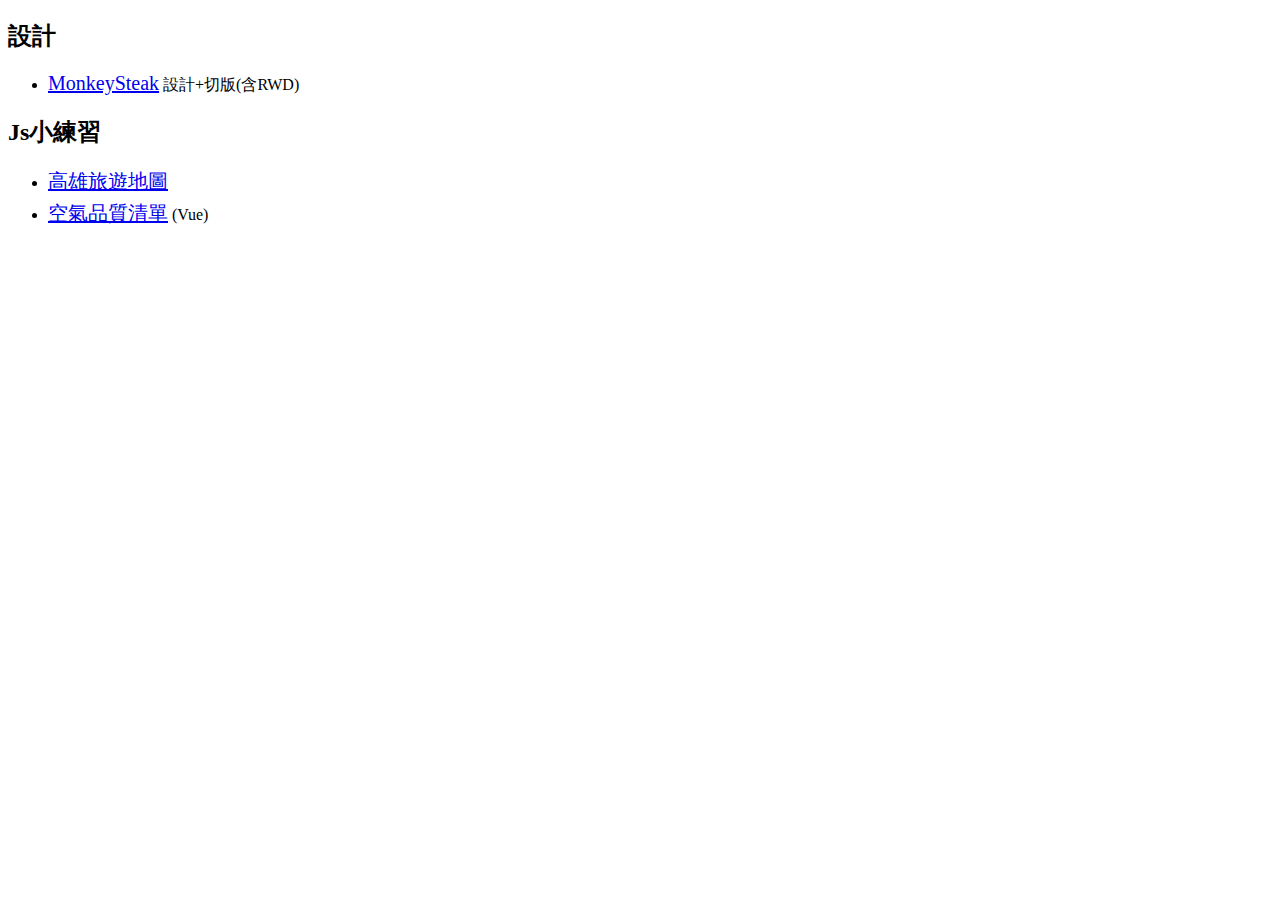
<file: index.html>
<!DOCTYPE html>
<html lang="en">

<head>
    <meta charset="UTF-8">
    <meta http-equiv="X-UA-Compatible" content="IE=edge">
    <meta name="viewport" content="width=device-width, initial-scale=1.0">
    <title>Document</title>
</head>

<style>
    li {
        margin: 5px 0;
    }

    a {
        font-size: 20px;
    }
</style>

<body>

    <h2>設計</h2>
    <ul>
        <li>
            <a href="MonkeySteak-master/index.html">MonkeySteak</a>
            <span> 設計+切版(含RWD)</span>
        </li>
    </ul>

    <h2>Js小練習</h2>
    <ul>
        <li>
            <a href="Travel/travel/travel.html">高雄旅遊地圖</a>
        </li>
        <li>
            <a href="component/homework_component.html">空氣品質清單</a>
            <span>(Vue)</span>
        </li>
    </ul>


</body>

</html>
</file>
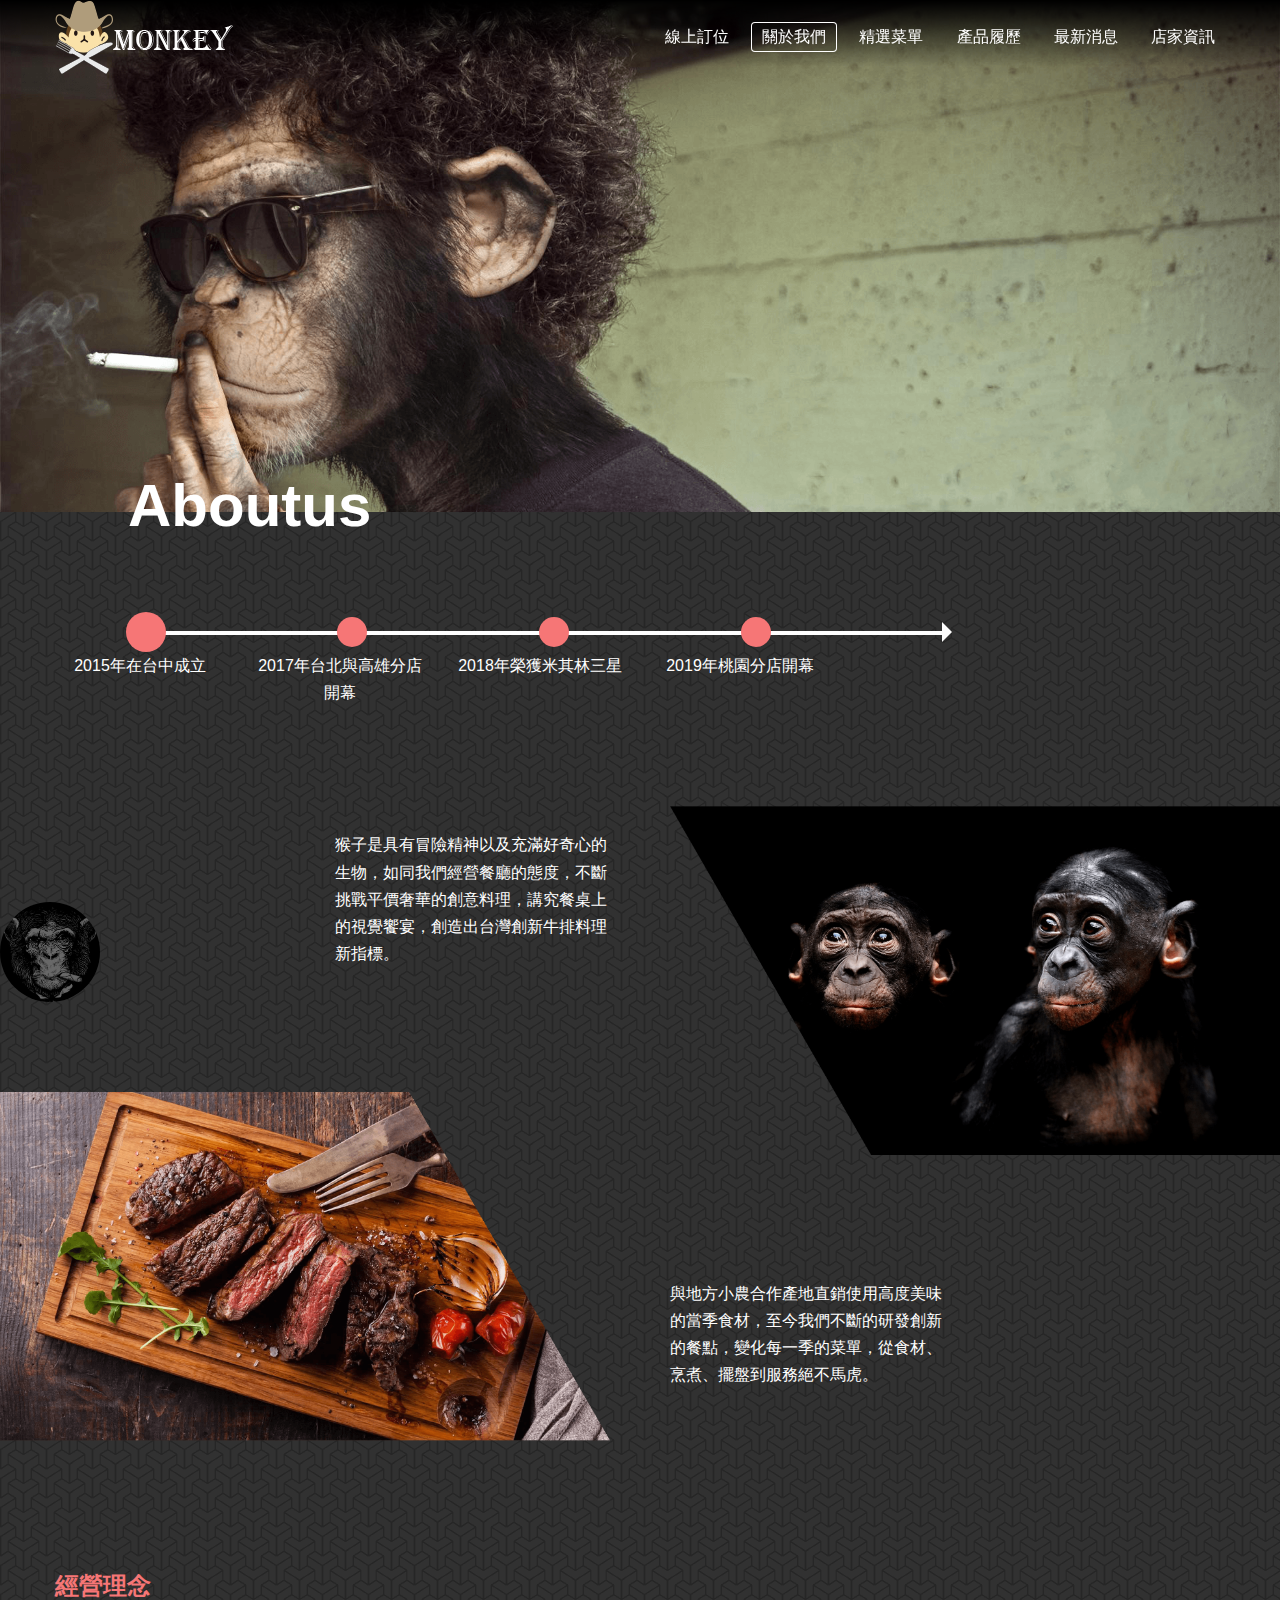
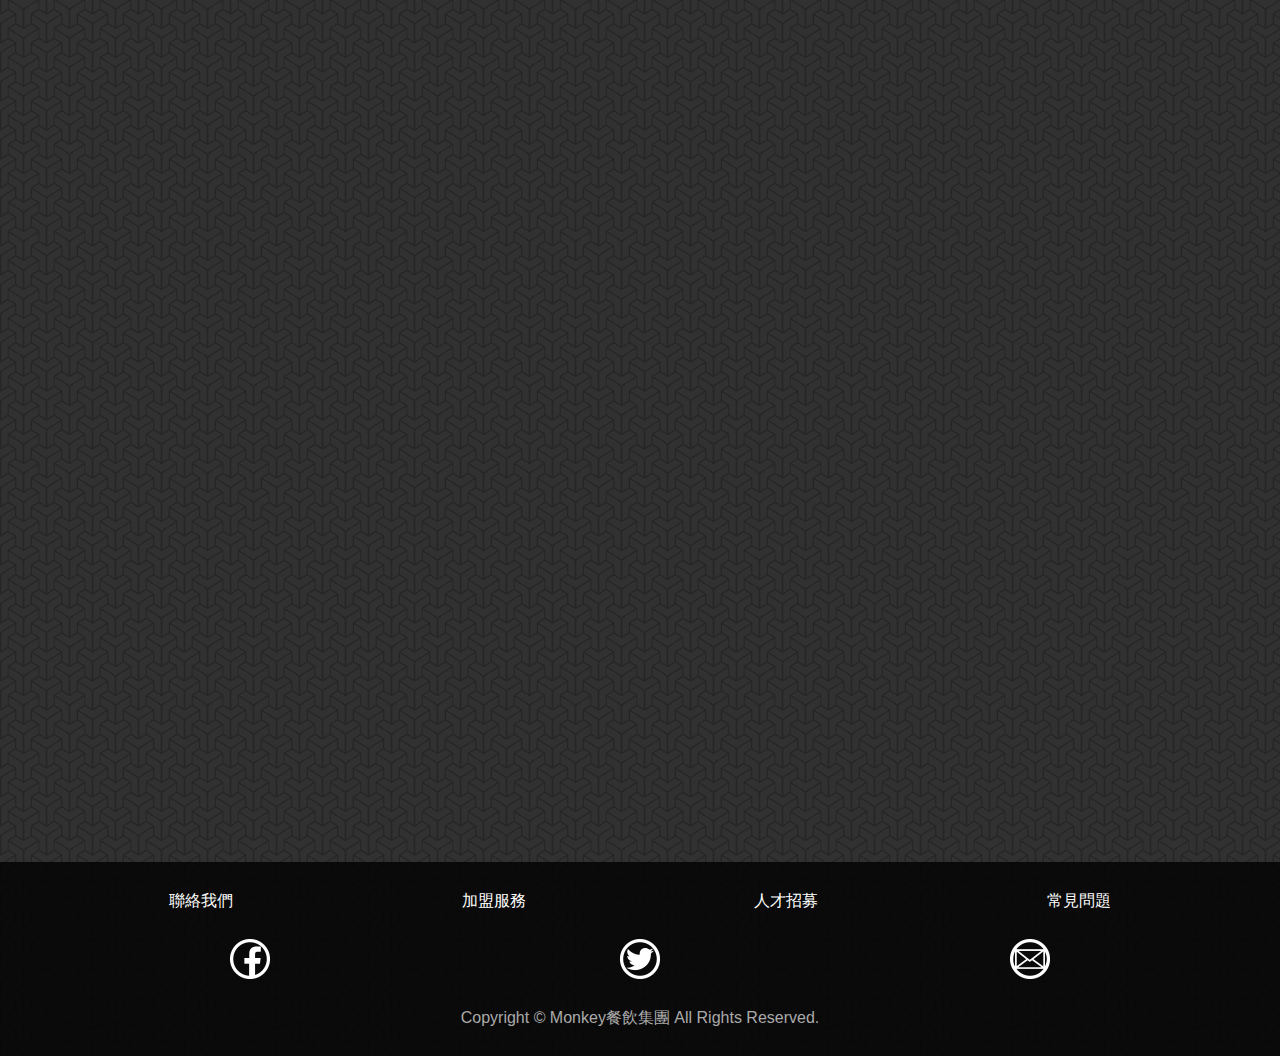
<file: aboutus.html>
<!DOCTYPE html>
<html>
<head>
	<meta name="viewport" content="width=device-width, initial-scale=1, minimum-scale=1, maximum-scale=1.0, user-scalable=no, shrink-to-fit=no">
	<meta charset="utf-8">
	<meta http-equiv="X-UA-Compatible" content="IE=edge">
	<title>關於我們</title>
	<link rel="stylesheet" href="css/style.css">
	<link rel="stylesheet" type="text/css" href="css/col.css">
	<script type="text/javascript" src="js/javascript.js"></script>

	<!-- jQuery -->
	<script
  	src="https://code.jquery.com/jquery-3.4.1.js"
  	integrity="sha256-WpOohJOqMqqyKL9FccASB9O0KwACQJpFTUBLTYOVvVU="
  	crossorigin="anonymous"></script>

  	<!-- AOS -->
	<link href="https://unpkg.com/aos@2.3.1/dist/aos.css" rel="stylesheet">
	<script src="https://unpkg.com/aos@2.3.1/dist/aos.js"></script>



</head>


<body>

	<!-- 天長條 -->
	<div class="header">

		<div class="container">
			<div class="col-6">
				<a href="index.html" class="item">
					<img src="img/logo_1.png" alt="" id="logo1">
					<img src="img/logo_2.png" alt="" id="logo2">
				</a>
			</div>
			<div class="col-6 for_md">
				<ul>
					<li><a href="booking.html">線上訂位</a></li>
					<li class="here"><a href="aboutus.html">關於我們</a></li>
					<li><a href="menu.html">精選菜單</a></li>
					<li><a href="resume.html">產品履歷</a></li>
					<li><a href="news.html">最新消息</a></li>
					<li><a href="store.html">店家資訊</a></li>
				</ul>
			</div>
		</div>

		<!-- 漢堡 -->
		<div class="hamburger phone">
			<input type="checkbox" id="menu-control">	
			<label for="menu-control" class="menu-btn"></label>
			<span class="bar" id="bar1"></span>
			<span class="bar" id="bar2"></span>
			<span class="bar" id="bar3"></span>	
			<nav id="nav0"></nav>
			<nav id="nav1"><a href="booking.html">線上訂位</a></nav>
			<nav id="nav2"><a href="aboutus.html">關於我們</a></nav>
			<nav id="nav3"><a href="menu.html">精選菜單</a></nav>
			<nav id="nav4"><a href="resume.html">產品履歷</a></nav>
			<nav id="nav5"><a href="news.html">最新消息</a></nav>
			<nav id="nav6"><a href="store.html">店家資訊</a></nav>
		</div>

	</div>


	<!-- 大圖 -->
	<div class="banner">
		<!-- 5:2 -->
		<img src="img/aboutusbanner.png" class="for_md">
		<!-- 5:4 -->
		<img src="img/aboutusbanner_2.png" class="phone">
		<h1>Aboutus</h1>
	</div>

	<!-- 里程碑 -->
	<div class="section mile">
		<div class="container">
			<div class="col12 miles">
				<ul>
					<li id="mile1"></li>
					<li id="mile2"></li>
					<li id="mile3"></li>
					<li id="mile4"></li>
					<li id="mile5"></li>
					<li id="mile6"></li>
				</ul>
				<div id="line"></div>
			</div>
		
			<div>
				<span class="col-md-2 col-12">2015年在台中成立</span>
				<span class="col-md-2 col-12">2017年台北與高雄分店開幕</span>
				<span class="col-md-2 col-12">2018年榮獲米其林三星</span>
				<span class="col-md-2 col-12">2019年桃園分店開幕</span>
			</div>
		</div>
	</div>


	<!-- 關於我們 -->
	<div class="section about">
		<!-- 猴子旋轉頭 -->
		<img src="img/roolhead.png" alt="" class="for_md" id="roolhead">

		<div class="col-md-6 item">
			<div class="col-md-6">&nbsp;</div>
			<div class="col-md-6"><p>猴子是具有冒險精神以及充滿好奇心的生物，如同我們經營餐廳的態度，不斷挑戰平價奢華的創意料理，講究餐桌上的視覺饗宴，創造出台灣創新牛排料理新指標。</p>
			</div>
			<div>
				<!-- 7:4 -->
				<img src="img/aboutleft_2.png" class="phone">
				<img src="img/aboutleft.png" id="aboutleft" class="for_md">
			</div>
		</div>
		<div class="col-md-6">
			<div>
				<!-- 7:4 -->
				<img src="img/aboutright_2.png" class="phone">
				<img src="img/aboutright.png" id="aboutright" class="for_md">
			</div>
			<div class="col-md-6"><p>與地方小農合作產地直銷使用高度美味的當季食材，至今我們不斷的研發創新的餐點，變化每一季的菜單，從食材、烹煮、擺盤到服務絕不馬虎。</p></div>
			<div class="col-md-6">&nbsp;</div>	
		</div>

	</div>



	<!-- 經營理念 -->
	<div class="section idea">
		<div class="container">
			<div class="col-12">
				<h2>經營理念</h2>
			</div>
			<div class="col-12 col-md-4 item" data-aos="fade-down-right">
				<span>採用有機食材</span>
				<!-- 4:7 -->
				<img src="img/idea1.png" class="for_md ani1">
				<!-- 7:4 -->
				<img src="img/idea1_2.png" class="phone">
			</div>
			<div class="col-12 col-md-4 item" data-aos="fade-up">
				<span>原木打造用餐環境</span>
				<!-- 4:7 -->
				<img src="img/idea2.png" class="for_md ani2">
				<!-- 7:4 -->
				<img src="img/idea2_2.png" class="phone">
			</div>
			<div class="col-12 col-md-4 item" data-aos="fade-down-left">
				<span>致力菜色開發</span>
				<!-- 4:7 -->
				<img src="img/idea3.png" class="for_md ani3">
				<!-- 7:4 -->
				<img src="img/idea3_2.png" class="phone">
			</div>
		</div>
	</div>

	<!-- 頁尾 -->
	<div class="footer">
		<div class="container">
			<div class="col-12">
				<div class="col-12 col-md-3">
					<a href="#">聯絡我們</a>
				</div>
				<div class="col-12 col-md-3">
					<a href="#">加盟服務</a>
				</div>
				<div class="col-12 col-md-3">
					<a href="#">人才招募</a>
				</div>
				<div class="col-12 col-md-3">
					<a href="#">常見問題</a>
				</div>
			</div>
			<div class="col-12 share">
				<div class="col-4">
					<a href="#" id="facebook"></a>
				</div>
				<div class="col-4">
					<a href="#" id="twitter"></a>
				</div>
				<div class="col-4">
					<a href="#" id="gmail"></a>
				</div>
			</div>
			<div class="col-12">
				<p>Copyright © Monkey餐飲集團 All Rights Reserved.</p>
			</div>
		</div>
	</div>

	<script>
		AOS.init();
		window.addEventListener("scroll", monkeyhead, false);
	</script>

</body>


</html>
</file>
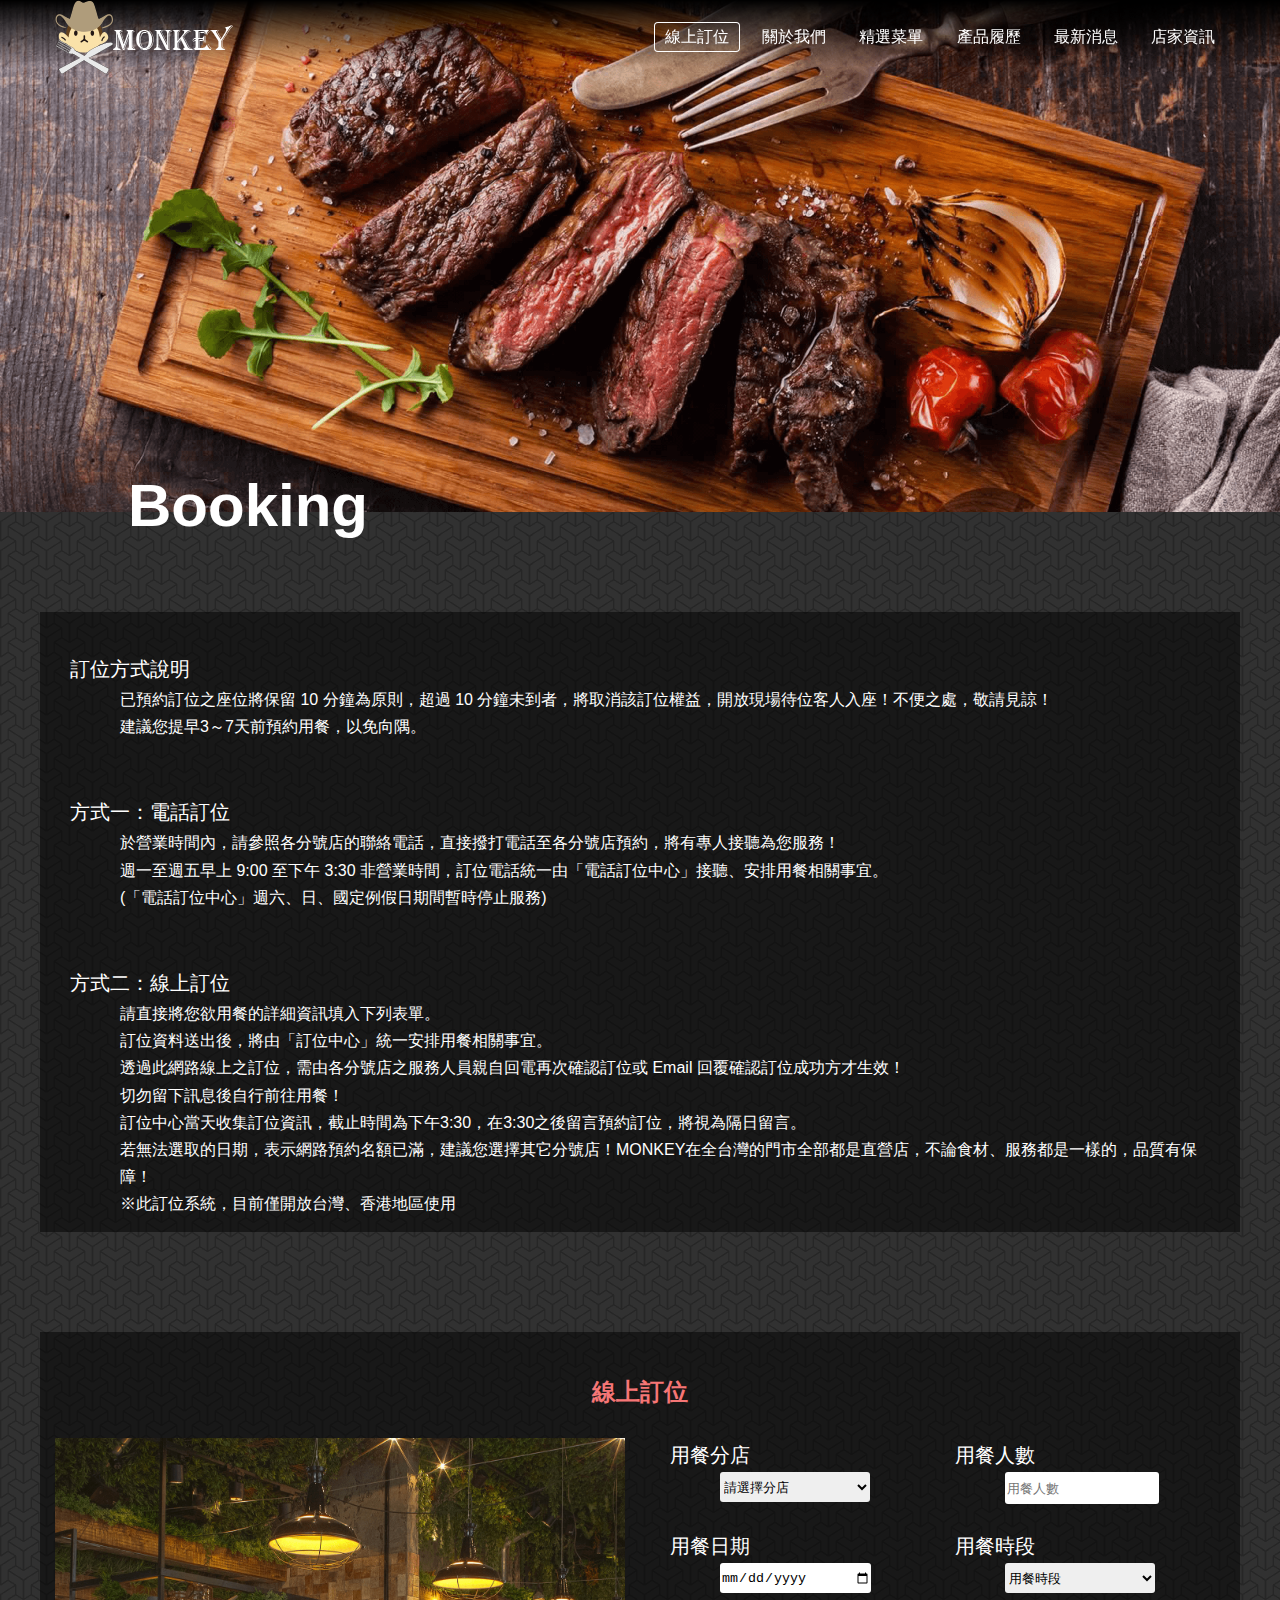
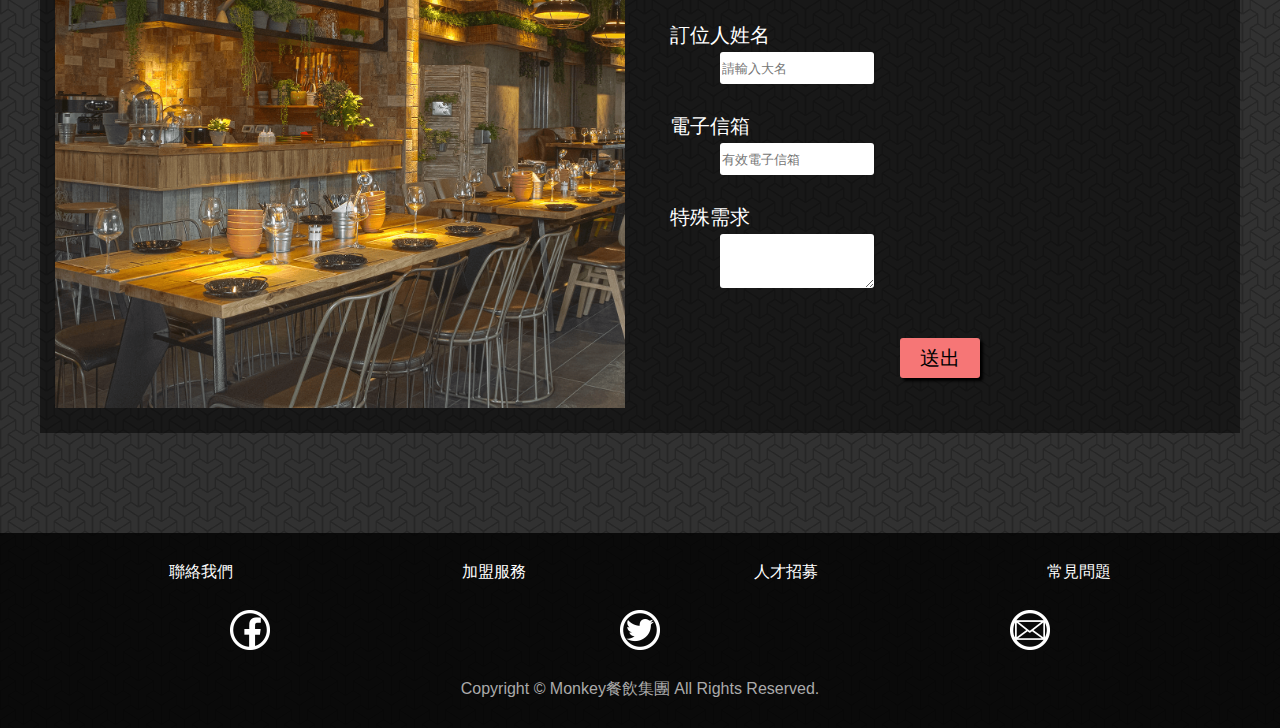
<file: booking.html>
<!DOCTYPE html>
<html>
<head>
	<meta name="viewport" content="width=device-width, initial-scale=1, minimum-scale=1, maximum-scale=1.0, user-scalable=no, shrink-to-fit=no">
	<meta charset="utf-8">
	<meta http-equiv="X-UA-Compatible" content="IE=edge">
	<title>線上訂位</title>
	<link rel="stylesheet" href="css/style.css">
	<link rel="stylesheet" type="text/css" href="css/col.css">



</head>


<body>
	<!-- 天長條 -->
	<div class="header">

		<div class="container">
			<div class="col-6">
				<a href="index.html" class="item">
					<img src="img/logo_1.png" alt="" id="logo1">
					<img src="img/logo_2.png" alt="" id="logo2">
				</a>
			</div>
			<div class="col-6 for_md">
				<ul>
					<li class="here"><a href="booking.html">線上訂位</a></li>
					<li><a href="aboutus.html">關於我們</a></li>
					<li><a href="menu.html">精選菜單</a></li>
					<li><a href="resume.html">產品履歷</a></li>
					<li><a href="news.html">最新消息</a></li>
					<li><a href="store.html">店家資訊</a></li>
				</ul>
			</div>
		</div>

		<!-- 漢堡 -->
		<div class="hamburger phone">
			<input type="checkbox" id="menu-control">	
			<label for="menu-control" class="menu-btn"></label>
			<span class="bar" id="bar1"></span>
			<span class="bar" id="bar2"></span>
			<span class="bar" id="bar3"></span>	
			<nav id="nav0"></nav>
			<nav id="nav1"><a href="booking.html">線上訂位</a></nav>
			<nav id="nav2"><a href="aboutus.html">關於我們</a></nav>
			<nav id="nav3"><a href="menu.html">精選菜單</a></nav>
			<nav id="nav4"><a href="resume.html">產品履歷</a></nav>
			<nav id="nav5"><a href="news.html">最新消息</a></nav>
			<nav id="nav6"><a href="store.html">店家資訊</a></nav>
		</div>

	</div>


	<!-- 大圖 -->
	<div class="banner">
		<!-- 5:2 -->
		<img src="img/bookingbanner.png" class="for_md">
		<!-- 5:4 -->
		<img src="img/indexbanner_2.png" class="phone">
		<h1>Booking</h1>
	</div>

	<!-- 訂位文案 -->
	<div class="section bookingcontent">
		<div class="container">

			<div class="col-12">

				<div class="item">
					<span>訂位方式說明</span>
					<p>已預約訂位之座位將保留 10 分鐘為原則，超過 10 分鐘未到者，將取消該訂位權益，開放現場待位客人入座！不便之處，敬請見諒！</p>
					<p>建議您提早3～7天前預約用餐，以免向隅。</p>
				</div>
				<div class="item">
					<span>方式一：電話訂位</span>
					<p>於營業時間內，請參照各分號店的聯絡電話，直接撥打電話至各分號店預約，將有專人接聽為您服務！</p>
					<p>週一至週五早上 9:00 至下午 3:30 非營業時間，訂位電話統一由「電話訂位中心」接聽、安排用餐相關事宜。</p>
					<p>(「電話訂位中心」週六、日、國定例假日期間暫時停止服務)</p>
				</div>
				<div class="item">
					<span>方式二：線上訂位</span>
					<p>請直接將您欲用餐的詳細資訊填入下列表單。</p>
					<p>訂位資料送出後，將由「訂位中心」統一安排用餐相關事宜。</p>
					<p>透過此網路線上之訂位，需由各分號店之服務人員親自回電再次確認訂位或 Email 回覆確認訂位成功方才生效！</p>
					<p>切勿留下訊息後自行前往用餐！</p>
					<p>訂位中心當天收集訂位資訊，截止時間為下午3:30，在3:30之後留言預約訂位，將視為隔日留言。</p>
					<p>若無法選取的日期，表示網路預約名額已滿，建議您選擇其它分號店！MONKEY在全台灣的門市全部都是直營店，不論食材、服務都是一樣的，品質有保障！</p>
					<p>※此訂位系統，目前僅開放台灣、香港地區使用</p>
				</div>
			</div>
		</div>
	</div>


	<!-- 訂位表單 -->
	<div class="section booking">
		<div class="container">
			<h2>線上訂位</h2>

			<div class="col-md-6 for_md">
				<!-- 1:1 -->
				<img src="img/booking.png">
			</div>


			<div class="col-12 col-md-6">

				<!-- 店家 -->
				<div class="col-6 item">
					<span>用餐分店</span>
					<select class="store">
						<option>請選擇分店</option>
						<option>新北店</option>
						<option>桃園店</option>
						<option>台中店</option>
						<option>高雄店</option>
					</select>
				</div>

				<!-- 人數 -->
				<div class="col-6 item">
					<span>用餐人數</span>
					<input type="" name="" placeholder="用餐人數">
				</div>

				<!-- 日期 -->
				<div class="col-6 item">
					<span>用餐日期</span>
					<input type="date" name="">	
				</div>

				<!-- 時段 -->
				<div class="col-6 item">
					<span>用餐時段</span>
					<select>
						<option value="">用餐時段</option>
					</select>
				</div>

				<!-- 訂位人 -->
				<div class="col-12 item">
					<span>訂位人姓名</span>
					<input type="text" name="" placeholder="請輸入大名">
				</div>

				<!-- Email -->
				<div class="col-12 item">
					<span>電子信箱</span>
					<input type="text" name="" placeholder="有效電子信箱">
				</div>

				<!-- 特殊需求 -->
				<div class="col-12 item">
					<span>特殊需求</span>
					<textarea name=""></textarea>
				</div>

				<!-- 送出 -->
				<div class="col-12 item">
					<button type=""><span>送出</span></button>					
				</div>


			</div>

		</div>
	</div>



	<!-- 頁尾 -->
	<div class="footer">
		<div class="container">
			<div class="col-12">
				<div class="col-12 col-md-3">
					<a href="#">聯絡我們</a>
				</div>
				<div class="col-12 col-md-3">
					<a href="#">加盟服務</a>
				</div>
				<div class="col-12 col-md-3">
					<a href="#">人才招募</a>
				</div>
				<div class="col-12 col-md-3">
					<a href="#">常見問題</a>
				</div>
			</div>
			<div class="col-12 share">
				<div class="col-4">
					<a href="#" id="facebook"></a>
				</div>
				<div class="col-4">
					<a href="#" id="twitter"></a>
				</div>
				<div class="col-4">
					<a href="#" id="gmail"></a>
				</div>
			</div>
			<div class="col-12">
				<p>Copyright © Monkey餐飲集團 All Rights Reserved.</p>
			</div>
		</div>
	</div>
	
</body>


</html>
</file>
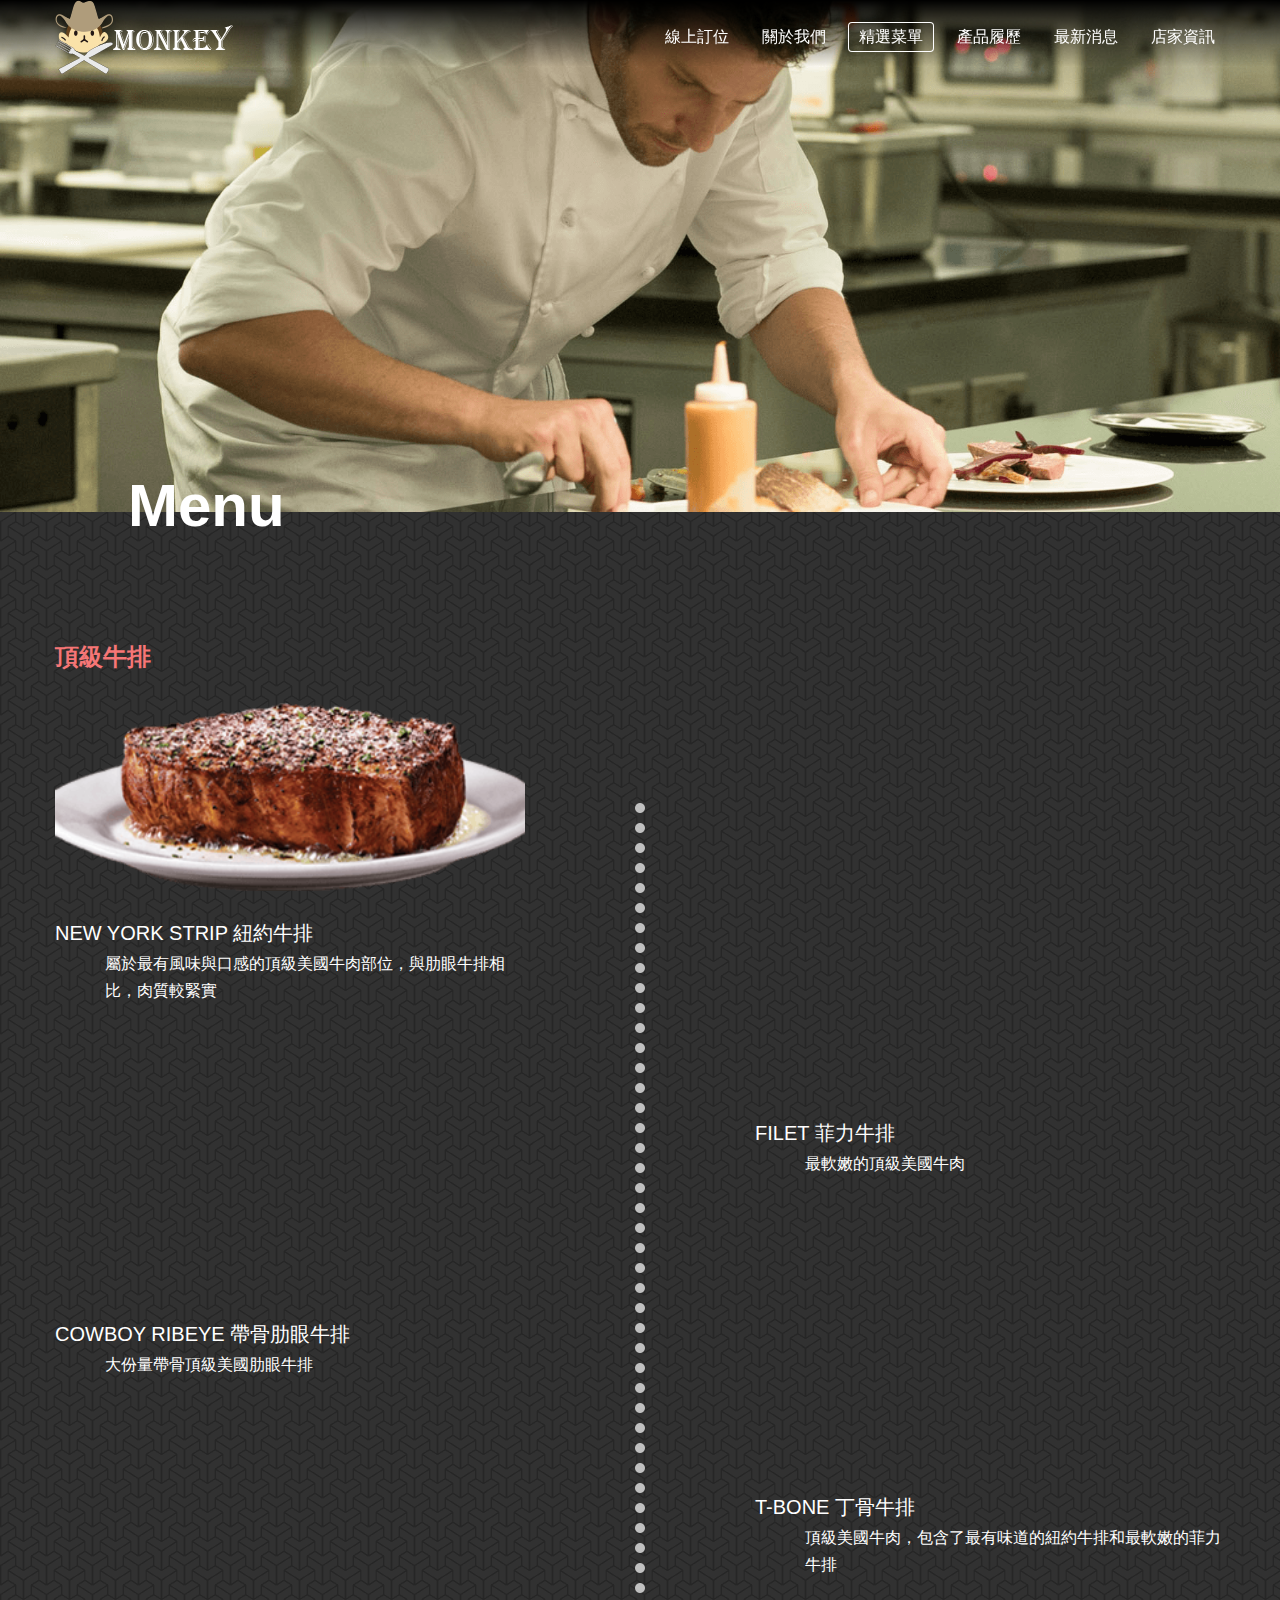
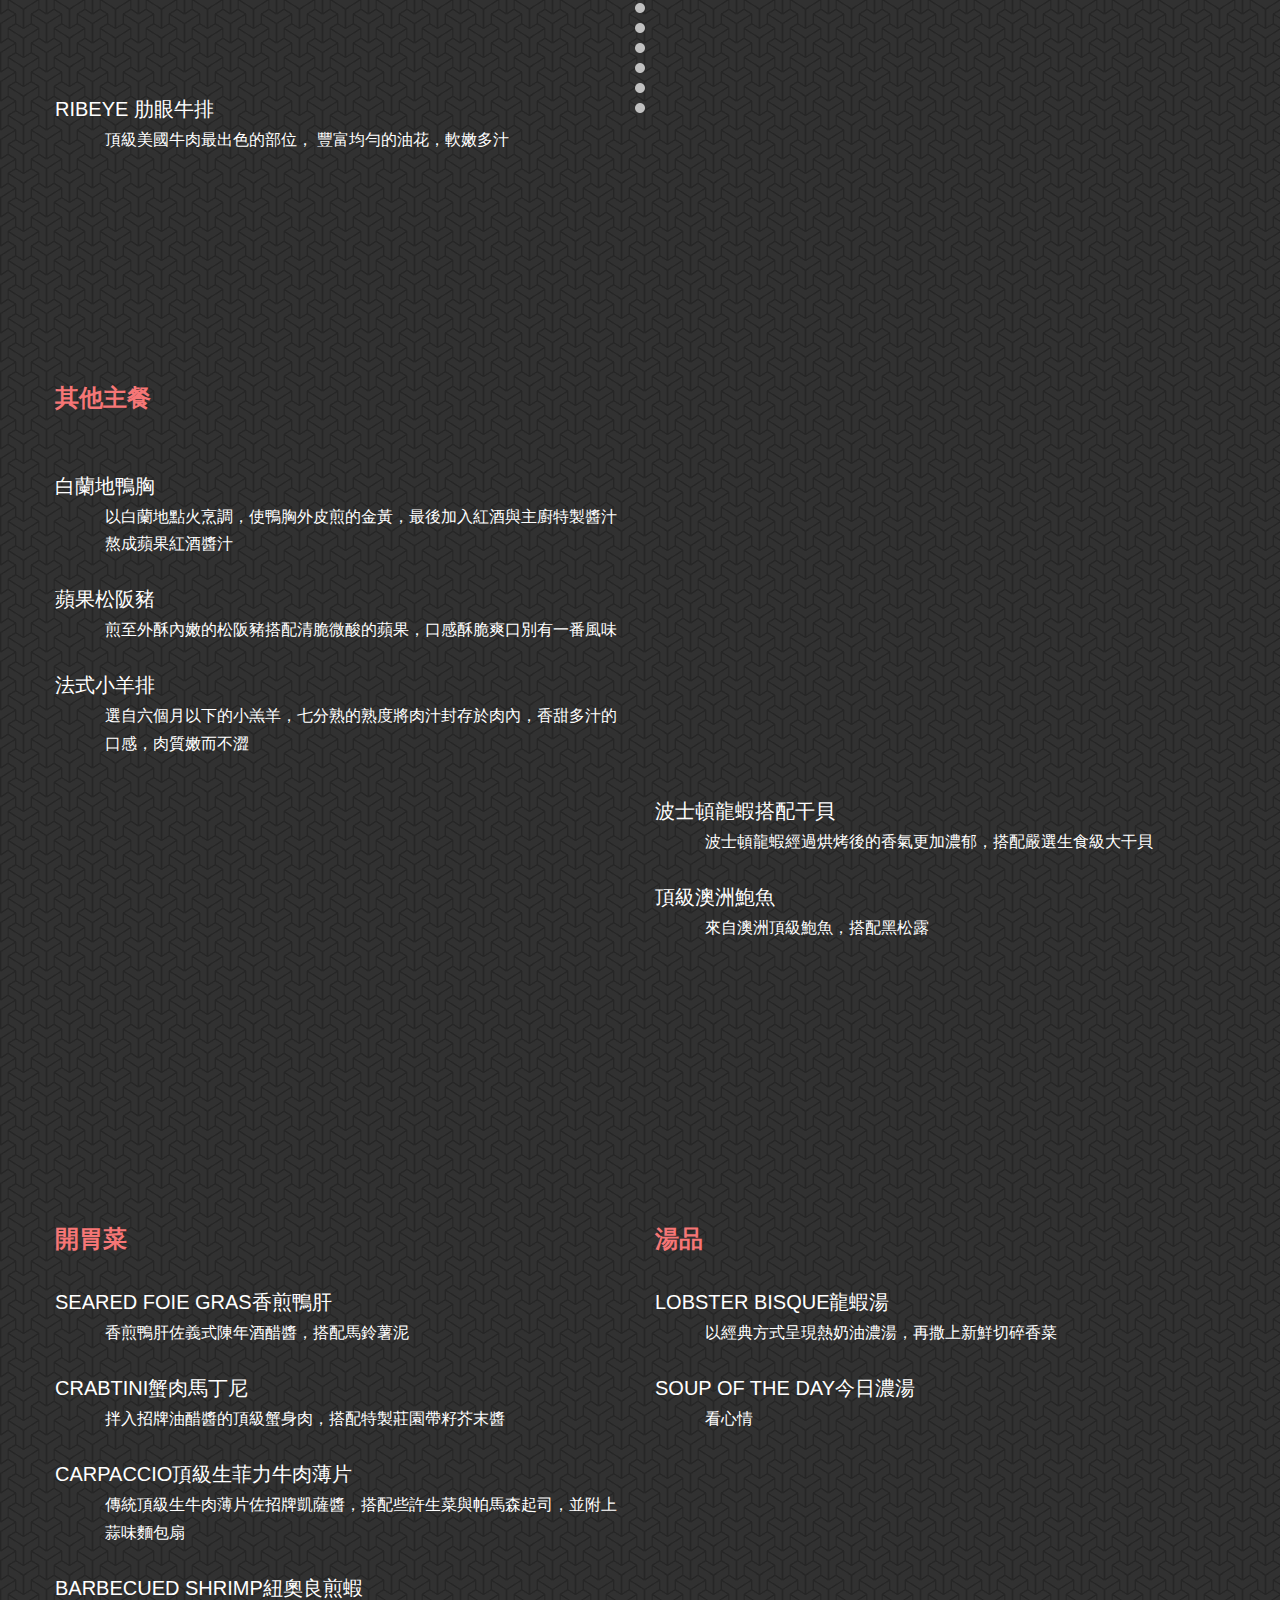
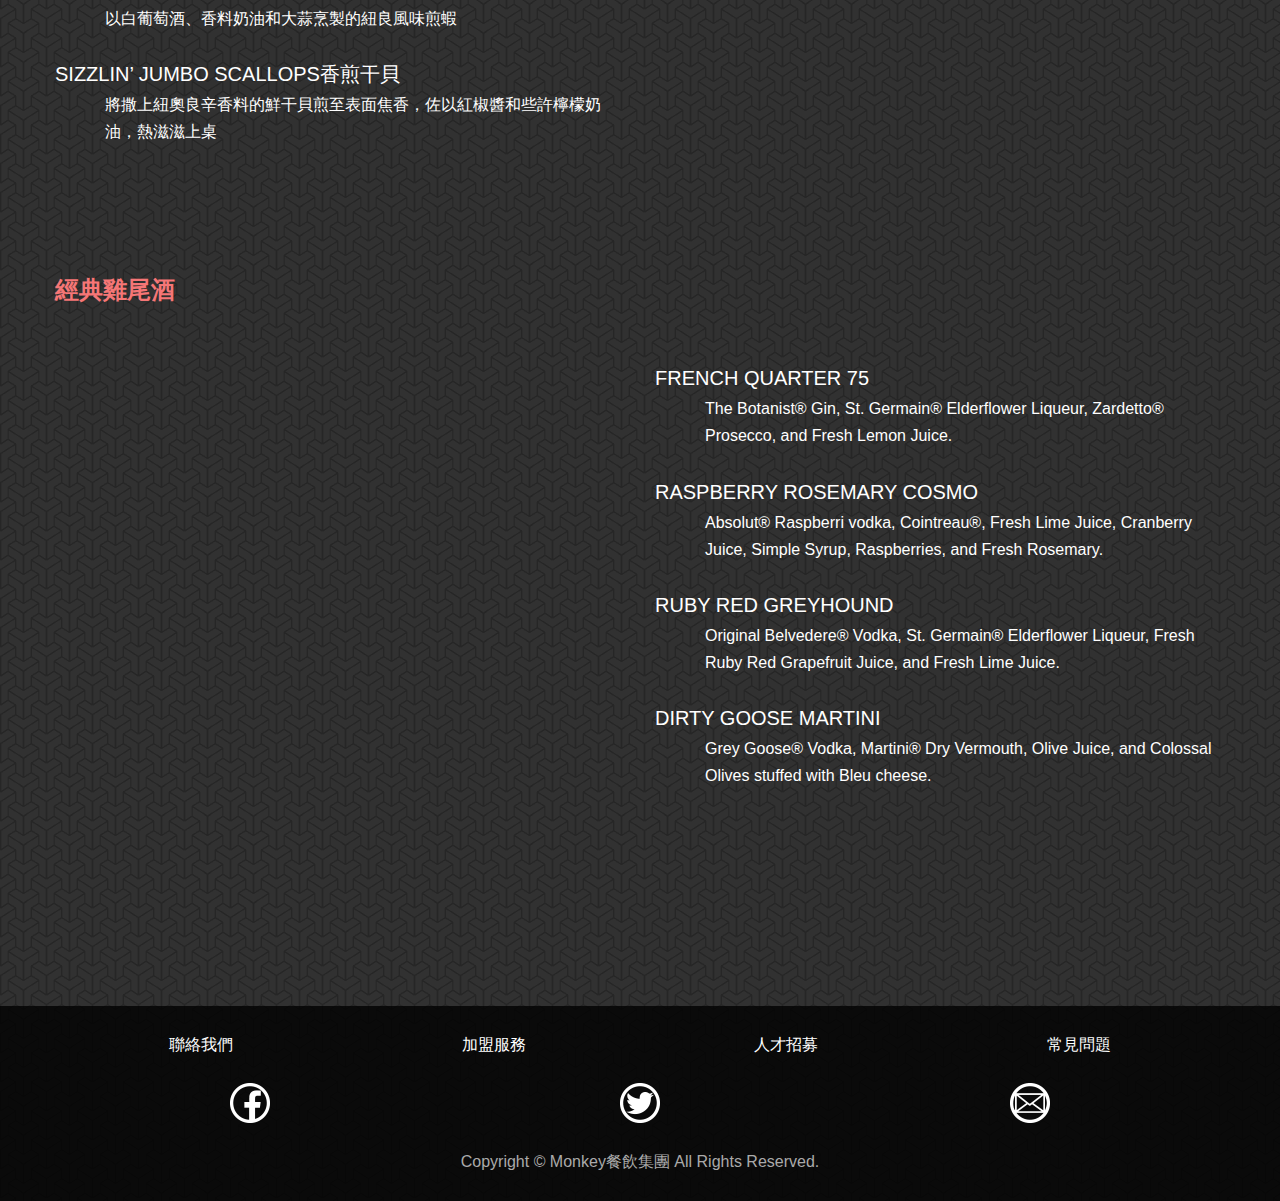
<file: menu.html>
<!DOCTYPE html>
<html>
<head>
	<meta name="viewport" content="width=device-width, initial-scale=1, minimum-scale=1, maximum-scale=1.0, user-scalable=no, shrink-to-fit=no">
	<meta charset="utf-8">
	<meta http-equiv="X-UA-Compatible" content="IE=edge">
	<title>精選菜單</title>
	<link rel="stylesheet" href="css/style.css">
	<link rel="stylesheet" type="text/css" href="css/col.css">

	<!-- AOS -->
	<link href="https://unpkg.com/aos@2.3.1/dist/aos.css" rel="stylesheet">
	<script src="https://unpkg.com/aos@2.3.1/dist/aos.js"></script>



</head>


<body id="menu">
	<!-- 天長條 -->
	<div class="header">

		<div class="container">
			<div class="col-6">
				<a href="index.html" class="item">
					<img src="img/logo_1.png" alt="" id="logo1">
					<img src="img/logo_2.png" alt="" id="logo2">
				</a>
			</div>
			<div class="col-6 for_md">
				<ul>
					<li><a href="booking.html">線上訂位</a></li>
					<li><a href="aboutus.html">關於我們</a></li>
					<li class="here"><a href="menu.html">精選菜單</a></li>
					<li><a href="resume.html">產品履歷</a></li>
					<li><a href="news.html">最新消息</a></li>
					<li><a href="store.html">店家資訊</a></li>
				</ul>
			</div>
		</div>

		<!-- 漢堡 -->
		<div class="hamburger phone">
			<input type="checkbox" id="menu-control">	
			<label for="menu-control" class="menu-btn"></label>
			<span class="bar" id="bar1"></span>
			<span class="bar" id="bar2"></span>
			<span class="bar" id="bar3"></span>	
			<nav id="nav0"></nav>
			<nav id="nav1"><a href="booking.html">線上訂位</a></nav>
			<nav id="nav2"><a href="aboutus.html">關於我們</a></nav>
			<nav id="nav3"><a href="menu.html">精選菜單</a></nav>
			<nav id="nav4"><a href="resume.html">產品履歷</a></nav>
			<nav id="nav5"><a href="news.html">最新消息</a></nav>
			<nav id="nav6"><a href="store.html">店家資訊</a></nav>
		</div>

	</div>


	<!-- 大圖 -->
	<div class="banner">
		<!-- 5:2 -->
		<img src="img/menubanner.png" alt="" class="for_md">
		<!-- 5:4 -->
		<img src="img/menubanner_2.png" class="phone">
		<h1>Menu</h1>
	</div>

	<!-- 頂級牛排 -->
	<div class="section menusteak">
		<div class="container">
			<div class="col-12">
				<h2>頂級牛排</h2>
			</div>

			<div class="col-12 col-md-5">
				<div class="item">
					<!-- 5:2 -->
					<img src="img/newyork.png" alt="" data-aos="fade-up">
					<span>NEW YORK STRIP 紐約牛排</span>
					<p>屬於最有風味與口感的頂級美國牛肉部位，與肋眼牛排相比，肉質較緊實</p>
				</div>
				<div class="item">
					<!-- 5:2 -->
					<img src="img/cowboy.png" alt="" data-aos="fade-up">
					<span>COWBOY RIBEYE 帶骨肋眼牛排</span>
					<p>大份量帶骨頂級美國肋眼牛排</p>
				</div>
				<div class="item">
					<!-- 5:2 -->
					<img src="img/newyork.png" alt="" data-aos="fade-up">
					<span>RIBEYE 肋眼牛排</span>
					<p>頂級美國牛肉最出色的部位， 豐富均勻的油花，軟嫩多汁</p>
				</div>
			</div>

			<div class="col-md-2 menucenter">
				<img src="img/line.png" alt="">
			</div>

			<div class="col-12 col-md-5 menuright">
				<div class="item">
					<!-- 5:2 -->
					<img src="img/filet.png" alt="" data-aos="fade-up">
					<span>FILET 菲力牛排</span>
					<p>最軟嫩的頂級美國牛肉</p>
				</div>
				<div class="item">
					<!-- 5:2 -->
					<img src="img/tbon.png" alt="" data-aos="fade-up">
					<span>T-BONE 丁骨牛排</span>
					<p>頂級美國牛肉，包含了最有味道的紐約牛排和最軟嫩的菲力牛排</p>
				</div>
			</div>
		</div>
	</div>


	<!-- 其他主餐 -->
	<div class="section othermenu">
		<div class="container">
			<div class="col-12">
				<h2>其他主餐</h2>
			</div>
			<div class="col-12">
				<div class="row item">
					<div class="col-12 col-md-6">
						<!-- 7:4 -->
						<img src="img/othermenu1.png" alt="" data-aos="fade-left">
					</div>				
					<div class="col-12 col-md-6">
						<span>白蘭地鴨胸</span>
						<p>以白蘭地點火烹調，使鴨胸外皮煎的金黃，最後加入紅酒與主廚特製醬汁熬成蘋果紅酒醬汁</p>
						<span>蘋果松阪豬</span>
						<p>煎至外酥內嫩的松阪豬搭配清脆微酸的蘋果，口感酥脆爽口別有一番風味</p>
						<span>法式小羊排</span>
						<p>選自六個月以下的小羔羊，七分熟的熟度將肉汁封存於肉內，香甜多汁的口感，肉質嫩而不澀</p>
					</div>
				</div>
			</div>
			<div class="col-12">
				<div class="row">
					<div class="col-12 col-md-6">
						<!-- 7:4 -->
						<img src="img/othermenu2.png" alt="" data-aos="fade-right">
					</div>
					<div class="col-12 col-md-6">
						<span>波士頓龍蝦搭配干貝</span>
						<p>波士頓龍蝦經過烘烤後的香氣更加濃郁，搭配嚴選生食級大干貝</p>
						<span>頂級澳洲鮑魚</span>
						<p>來自澳洲頂級鮑魚，搭配黑松露</p>
					</div>
				</div>
			</div>
		</div>
	</div>


	<!-- 開胃菜&湯品 -->
	<div class="section soup">
		<div class="container">
			<div class="col-12 col-md-6">
				<h2>開胃菜</h2>
				<span>SEARED FOIE GRAS香煎鴨肝</span>
				<p>香煎鴨肝佐義式陳年酒醋醬，搭配馬鈴薯泥</p>
				<span>CRABTINI蟹肉馬丁尼</span>
				<p>拌入招牌油醋醬的頂級蟹身肉，搭配特製莊園帶籽芥末醬</p>
				<span>CARPACCIO頂級生菲力牛肉薄片</span>
				<p>傳統頂級生牛肉薄片佐招牌凱薩醬，搭配些許生菜與帕馬森起司，並附上蒜味麵包扇</p>
				<span>BARBECUED SHRIMP紐奧良煎蝦</span>
				<p>以白葡萄酒、香料奶油和大蒜烹製的紐良風味煎蝦</p>
				<span>SIZZLIN’ JUMBO SCALLOPS香煎干貝</span>
				<p>將撒上紐奧良辛香料的鮮干貝煎至表面焦香，佐以紅椒醬和些許檸檬奶油，熱滋滋上桌</p>
			</div>
			<div class="col-12 col-md-6">
				<h2>湯品</h2>
				<span>LOBSTER BISQUE龍蝦湯</span>
				<p>以經典方式呈現熱奶油濃湯，再撒上新鮮切碎香菜</p>
				<span>SOUP OF THE DAY今日濃湯</span>
				<p>看心情</p>
			</div>
		</div>
	</div>


	<!-- 經典雞尾酒 -->
	<div class="section drink">
		<div class="container">
			<div class="col-12">
				<h2>經典雞尾酒</h2>
			</div>
			<div class="col-12 col-md-6">
				<!-- 4:7 -->
				<img src="img/drink.png" alt="" data-aos="fade-right">
			</div>
			<div class="col-12 col-md-6">
				<span>FRENCH QUARTER 75</span>
				<p>The Botanist® Gin, St. Germain® Elderflower Liqueur, Zardetto® Prosecco, and Fresh Lemon Juice.</p>
				<span>RASPBERRY ROSEMARY COSMO</span>
				<p>Absolut® Raspberri vodka, Cointreau®, Fresh Lime Juice, Cranberry Juice, Simple Syrup, Raspberries, and Fresh Rosemary.</p>
				<span>RUBY RED GREYHOUND</span>
				<p>Original Belvedere® Vodka, St. Germain® Elderflower Liqueur, Fresh Ruby Red Grapefruit Juice, and Fresh Lime Juice.</p>
				<span>DIRTY GOOSE MARTINI</span>
				<p>Grey Goose® Vodka, Martini® Dry Vermouth, Olive Juice, and Colossal Olives stuffed with Bleu cheese.</p>	
			</div>
		</div>
	</div>


	<!-- 頁尾 -->
	<div class="footer">
		<div class="container">
			<div class="col-12">
				<div class="col-12 col-md-3">
					<a href="#">聯絡我們</a>
				</div>
				<div class="col-12 col-md-3">
					<a href="#">加盟服務</a>
				</div>
				<div class="col-12 col-md-3">
					<a href="#">人才招募</a>
				</div>
				<div class="col-12 col-md-3">
					<a href="#">常見問題</a>
				</div>
			</div>
			<div class="col-12 share">
				<div class="col-4">
					<a href="#" id="facebook"></a>
				</div>
				<div class="col-4">
					<a href="#" id="twitter"></a>
				</div>
				<div class="col-4">
					<a href="#" id="gmail"></a>
				</div>
			</div>
			<div class="col-12">
				<p>Copyright © Monkey餐飲集團 All Rights Reserved.</p>
			</div>
		</div>
	</div>

	<script>AOS.init();</script>

</body>


</html>
</file>
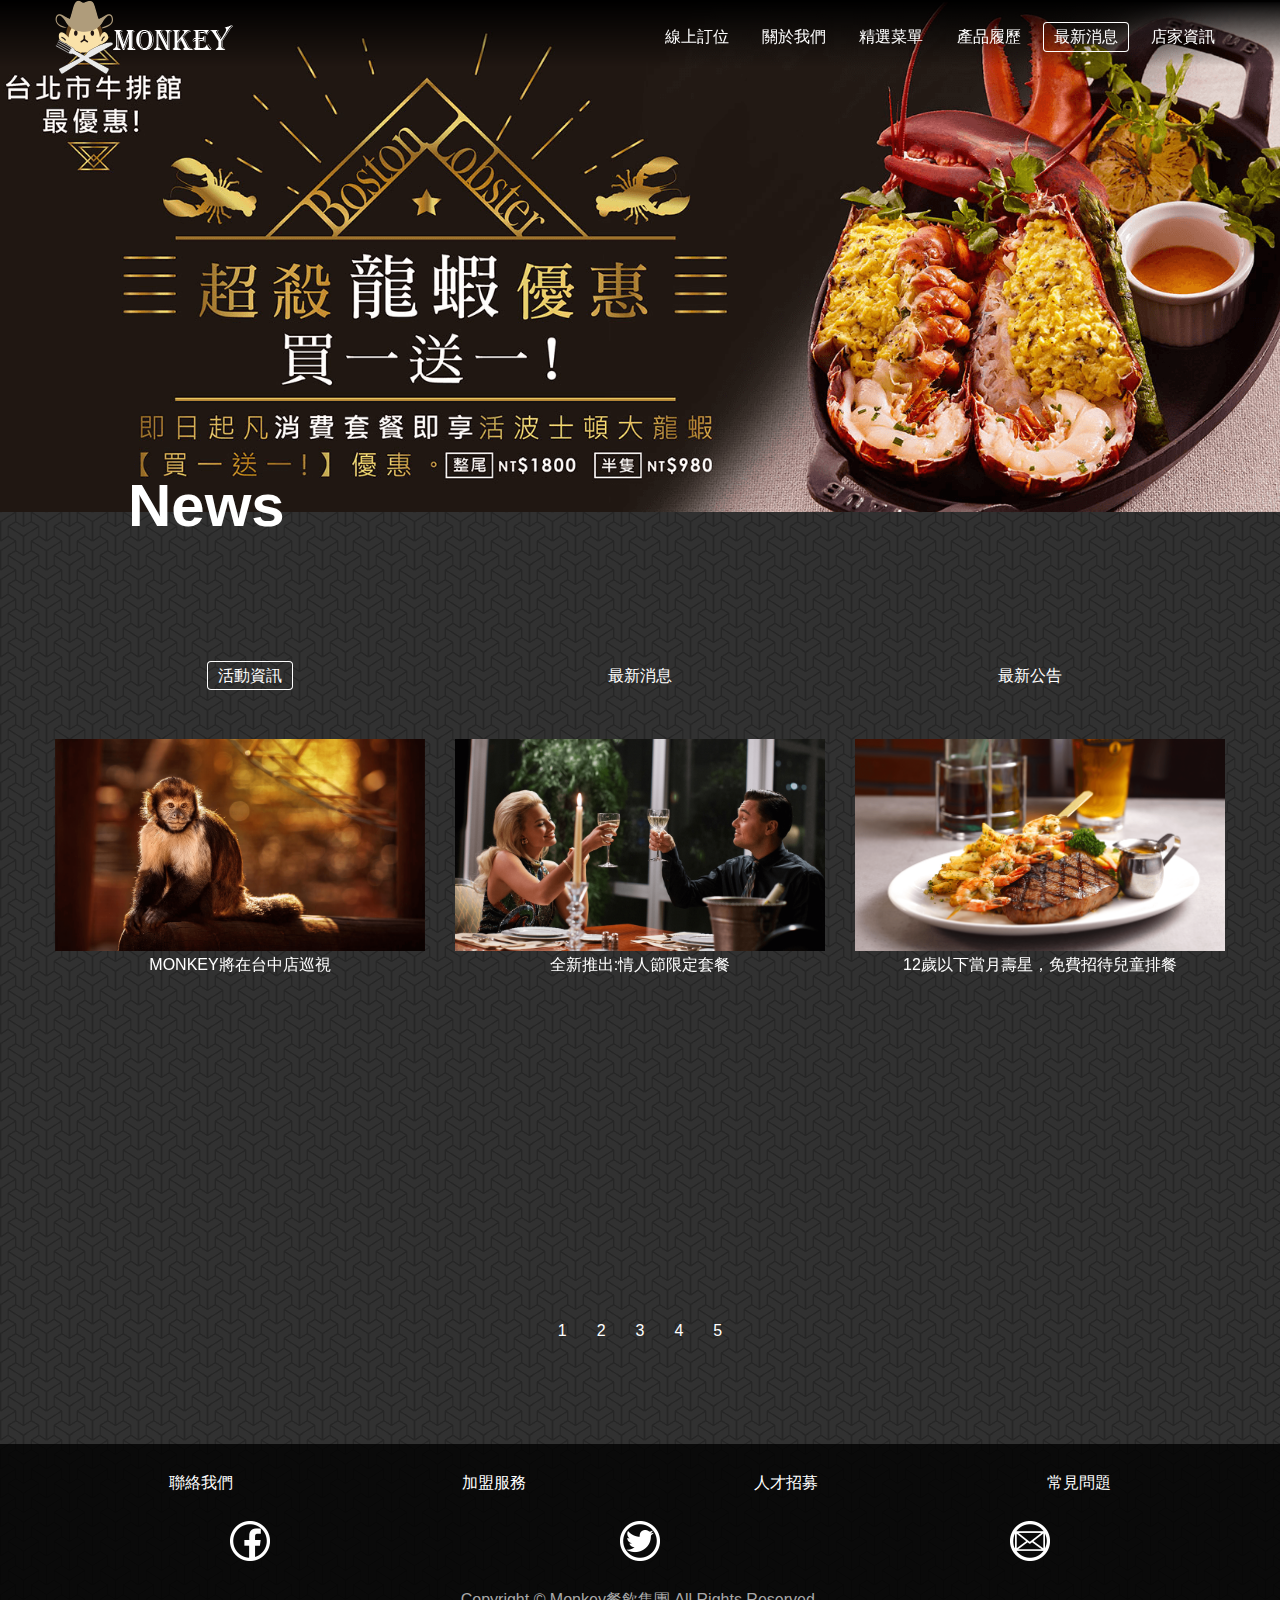
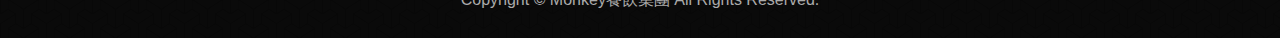
<file: news.html>
<!DOCTYPE html>
<html>
<head>
	<meta name="viewport" content="width=device-width, initial-scale=1, minimum-scale=1, maximum-scale=1.0, user-scalable=no, shrink-to-fit=no">
	<meta charset="utf-8">
	<meta http-equiv="X-UA-Compatible" content="IE=edge">
	<title>最新消息</title>
	<link rel="stylesheet" href="css/style.css">
	<link rel="stylesheet" type="text/css" href="css/col.css">

	<!-- AOS -->
	<link href="https://unpkg.com/aos@2.3.1/dist/aos.css" rel="stylesheet">
	<script src="https://unpkg.com/aos@2.3.1/dist/aos.js"></script>



</head>


<body>
	<!-- 天長條 -->
	<div class="header">

		<div class="container">
			<div class="col-6">
				<a href="index.html" class="item">
					<img src="img/logo_1.png" alt="" id="logo1">
					<img src="img/logo_2.png" alt="" id="logo2">
				</a>
			</div>
			<div class="col-6 for_md">
				<ul>
					<li><a href="booking.html">線上訂位</a></li>
					<li><a href="aboutus.html">關於我們</a></li>
					<li><a href="menu.html">精選菜單</a></li>
					<li><a href="resume.html">產品履歷</a></li>
					<li class="here"><a href="news.html">最新消息</a></li>
					<li><a href="store.html">店家資訊</a></li>
				</ul>
			</div>
		</div>

		<!-- 漢堡 -->
		<div class="hamburger phone">
			<input type="checkbox" id="menu-control">	
			<label for="menu-control" class="menu-btn"></label>
			<span class="bar" id="bar1"></span>
			<span class="bar" id="bar2"></span>
			<span class="bar" id="bar3"></span>	
			<nav id="nav0"></nav>
			<nav id="nav1"><a href="booking.html">線上訂位</a></nav>
			<nav id="nav2"><a href="aboutus.html">關於我們</a></nav>
			<nav id="nav3"><a href="menu.html">精選菜單</a></nav>
			<nav id="nav4"><a href="resume.html">產品履歷</a></nav>
			<nav id="nav5"><a href="news.html">最新消息</a></nav>
			<nav id="nav6"><a href="store.html">店家資訊</a></nav>
		</div>

	</div>


	<!-- 大圖 -->
	<div class="banner">
		<!-- 5:2 -->
		<img src="img/newsbanner.png" alt="" class="for_md">
		<!-- 4:7 -->
		<img src="img/newsbanner_2.png" class="phone">
		<h1>News</h1>
	</div>

	<!-- 最新消息 -->

	<div class="section news">
		<div class="container">
			<div class="col-12 title">
				<span class="here"><a href="#">活動資訊</a></span>
				<span><a href="#">最新消息</a></span>
				<span><a href="#">最新公告</a></span>
			</div>
			<div class="col-12 col-md-4 item">
				<!-- 7:4 -->
				<a href="#" data-aos="fade-up"><img src="img/n1.png" alt="">
					<p>MONKEY將在台中店巡視</p></a>
			</div>
			<div class="col-12 col-md-4 item">
				<!-- 7:4 -->
				<a href="#" data-aos="fade-up"><img src="img/n2.png">
					<p>全新推出:情人節限定套餐</p></a>
			</div>
			<div class="col-12 col-md-4 item">
				<!-- 7:4 -->
				<a href="#" data-aos="fade-up"><img src="img/n3.png">
					<p>12歲以下當月壽星，免費招待兒童排餐</p></a>
			</div>
			<div class="col-12 col-md-4 item">
				<!-- 7:4 -->
				<a href="#" data-aos="fade-up"><img src="img/n4.png">
					<p>Apple Card享優惠，最高現折600</p></a>
			</div>
			<div class="col-12 col-md-4 item">
				<!-- 7:4 -->
				<a href="#" data-aos="fade-up"><img src="img/n5.png">
					<p>來店消費做公益，救救可憐猴</p></a>
			</div>
			<div class="col-12 col-md-4 item">
				<!-- 7:4 -->
				<a href="#" data-aos="fade-up"><img src="img/n6.png">
					<p>歡慶畢業，學生團體滿10人享8折</p></a>
			</div>
			<div class="col-12 page">
				<a href="#">1</a>
				<a href="#">2</a>
				<a href="#">3</a>
				<a href="#">4</a>
				<a href="#">5</a>
			</div>
		</div>
	</div>


	<!-- 頁尾 -->
	<div class="footer">
		<div class="container">
			<div class="col-12">
				<div class="col-12 col-md-3">
					<a href="#">聯絡我們</a>
				</div>
				<div class="col-12 col-md-3">
					<a href="#">加盟服務</a>
				</div>
				<div class="col-12 col-md-3">
					<a href="#">人才招募</a>
				</div>
				<div class="col-12 col-md-3">
					<a href="#">常見問題</a>
				</div>
			</div>
			<div class="col-12 share">
				<div class="col-4">
					<a href="#" id="facebook"></a>
				</div>
				<div class="col-4">
					<a href="#" id="twitter"></a>
				</div>
				<div class="col-4">
					<a href="#" id="gmail"></a>
				</div>
			</div>
			<div class="col-12">
				<p>Copyright © Monkey餐飲集團 All Rights Reserved.</p>
			</div>
		</div>
	</div>

	<script>AOS.init();</script>

	
</body>


</html>
</file>
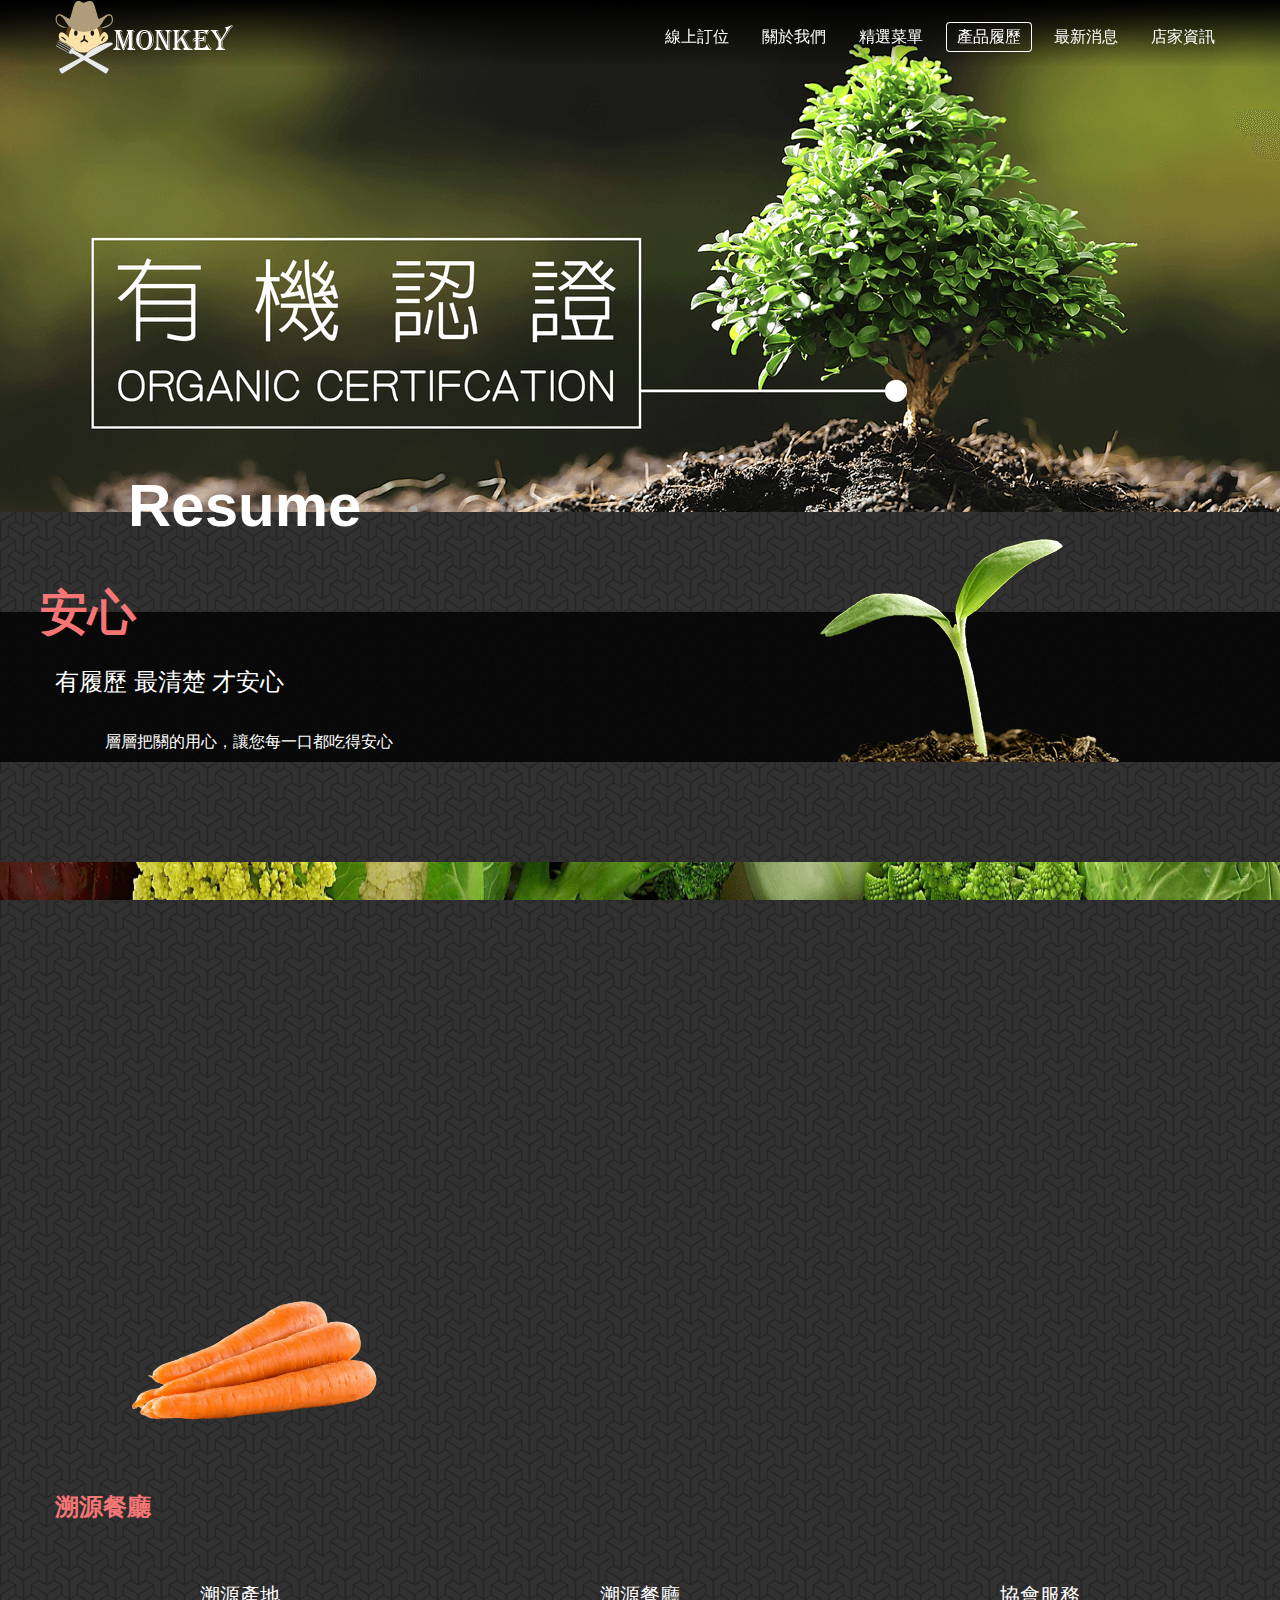
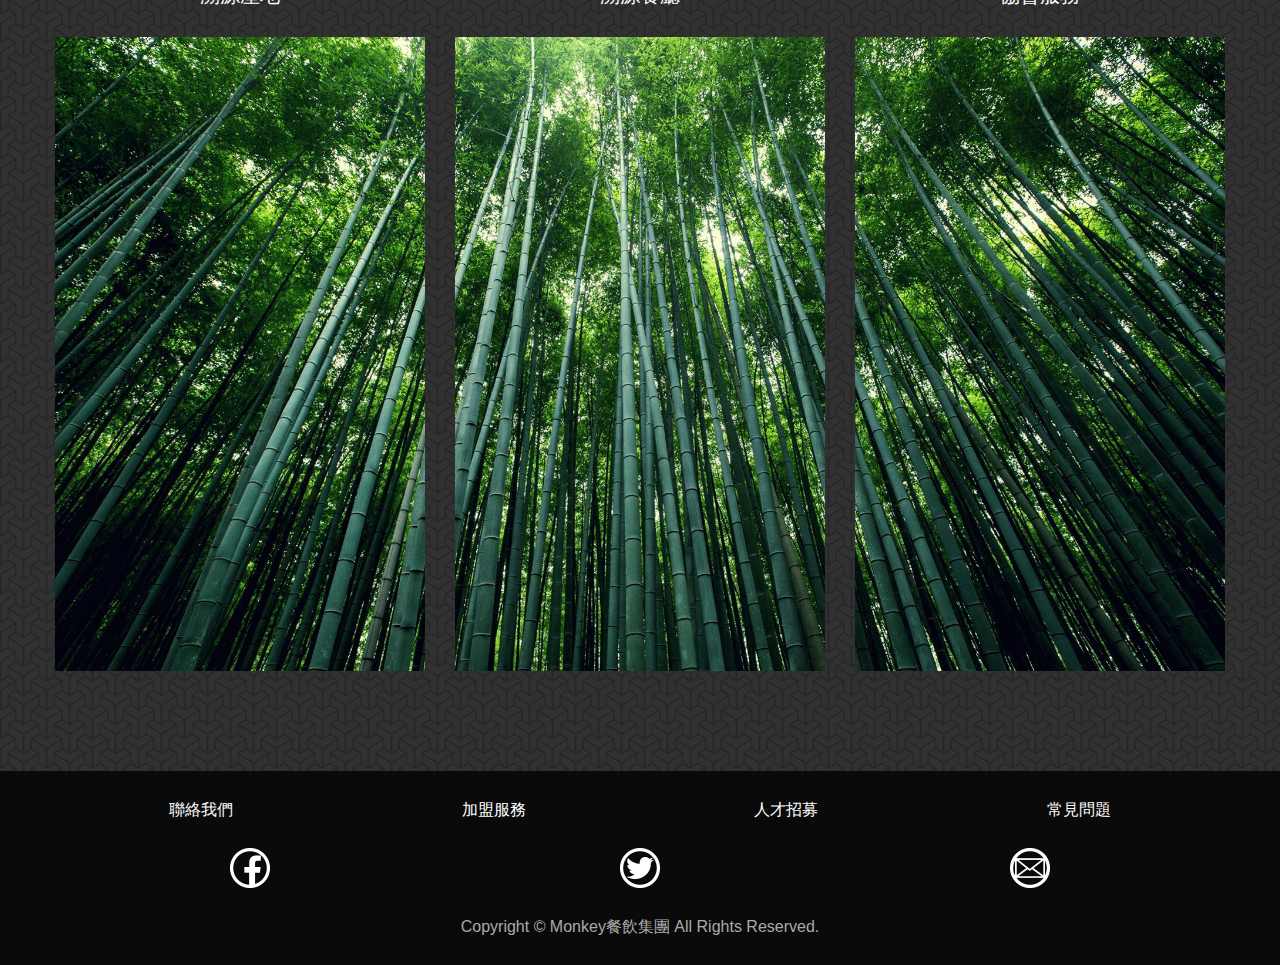
<file: resume.html>
<!DOCTYPE html>
<html>
<head>
	<meta name="viewport" content="width=device-width, initial-scale=1, minimum-scale=1, maximum-scale=1.0, user-scalable=no, shrink-to-fit=no">
	<meta charset="utf-8">
	<meta http-equiv="X-UA-Compatible" content="IE=edge">
	<title>產品履歷</title>
	<link rel="stylesheet" href="css/style.css">
	<link rel="stylesheet" type="text/css" href="css/col.css">

	<!-- AOS -->
	<link href="https://unpkg.com/aos@2.3.1/dist/aos.css" rel="stylesheet">
	<script src="https://unpkg.com/aos@2.3.1/dist/aos.js"></script>



</head>


<body>

	<!-- 天長條 -->
	<div class="header">

		<div class="container">
			<div class="col-6">
				<a href="index.html" class="item">
					<img src="img/logo_1.png" alt="" id="logo1">
					<img src="img/logo_2.png" alt="" id="logo2">
				</a>
			</div>
			<div class="col-6 for_md">
				<ul>
					<li><a href="booking.html">線上訂位</a></li>
					<li><a href="aboutus.html">關於我們</a></li>
					<li><a href="menu.html">精選菜單</a></li>
					<li class="here"><a href="resume.html">產品履歷</a></li>
					<li><a href="news.html">最新消息</a></li>
					<li><a href="store.html">店家資訊</a></li>
				</ul>
			</div>
		</div>

		<!-- 漢堡 -->
		<div class="hamburger phone">
			<input type="checkbox" id="menu-control">	
			<label for="menu-control" class="menu-btn"></label>
			<span class="bar" id="bar1"></span>
			<span class="bar" id="bar2"></span>
			<span class="bar" id="bar3"></span>	
			<nav id="nav0"></nav>
			<nav id="nav1"><a href="booking.html">線上訂位</a></nav>
			<nav id="nav2"><a href="aboutus.html">關於我們</a></nav>
			<nav id="nav3"><a href="menu.html">精選菜單</a></nav>
			<nav id="nav4"><a href="resume.html">產品履歷</a></nav>
			<nav id="nav5"><a href="news.html">最新消息</a></nav>
			<nav id="nav6"><a href="store.html">店家資訊</a></nav>
		</div>

	</div>


	<!-- 大圖 -->
	<div class="banner">
		<!-- 5:2 -->
		<img src="img/resumebanner.png" alt="" class="for_md">
		<!-- 4:7 -->
		<img src="img/newsbanner_2.png" class="phone">
		<h1>Resume</h1>
	</div>

	<!-- 安心 -->
	<div class="section safe">
		<div class="container">
			<div class="col-6">
				<span>安心</span>
				<p>有履歷 最清楚 才安心</p>
				<p>層層把關的用心，讓您每一口都吃得安心</p>
			</div>
			<div class="col-6">
				<img src="img/safeimg.png" alt="" id="safeimg" data-aos="fade-left">
			</div>
		</div>
	</div>


	<!--  蔬菜 -->
	<div class="section vegetables">
		

		<div class="vegetablesimg">

			<div class="container">
				<div class="col-12">
					<div class="vegetablescontent" data-aos="fade-up">
						<h2>履歷</h2>
						<p>履歷就是食物清清楚楚的來源！ MONKEY品牌創立以來堅持提供安心、安全、美味的產品，以保護消費者的健康為依歸，並於初期即投入大 量資源建構食品履歷，本著嚴謹的態度與堅持食品安全為最高原則，繼續為廣大消費者提供美味安心的優良產品</p>
					</div>
				</div>
			</div>


			<!-- 7:3 -->
			<img src="img/vegetables.png" alt="" class="phone">
		</div>

		<img src="img/carrot.png" alt="" class="carrot for_md">

	</div>

	<!-- 溯源餐廳 -->
	<div class="section traceability">
		<div class="container">
			<div class="col-12">
				<h2>溯源餐廳</h2>
			</div>
			<div class="col-12">
				<img src="img/Traceability.png" alt="" class="phone">
			</div>
			<div class="col-md-4 col-12">
				<span>溯源產地</span>
				<img src="img/Traceability1_01.png" alt="" class="for_md">
				<p>透過產銷履歷驗證制度嚴格把關源頭食材品質，降低生產過程中可能的風險，並賦予產銷流程中所有參與者的明確責任。想要找履歷食材看這裡！</p>
			</div>
			<div class="col-md-4 col-12">
				<span>溯源餐廳</span>
				<img src="img/Traceability1_02.png" alt="" class="for_md">
				<p>依照各餐廳使用溯源食材(產銷履歷)的程度，以星級方式分為3個級別呈現給消費者清楚辨別。</p>
			</div>
			<div class="col-md-4 col-12">
				<span>協會服務</span>
				<img src="img/Traceability1_03.png" alt="" class="for_md">
				<p>建立溯源產地與餐廳之間的合作管道，推廣產銷履歷優質食材，提供從食材到餐桌的透明安心服務。</p>
			</div>
		</div>
	</div>



	<!-- 頁尾 -->
	<div class="footer">
		<div class="container">
			<div class="col-12">
				<div class="col-12 col-md-3">
					<a href="#">聯絡我們</a>
				</div>
				<div class="col-12 col-md-3">
					<a href="#">加盟服務</a>
				</div>
				<div class="col-12 col-md-3">
					<a href="#">人才招募</a>
				</div>
				<div class="col-12 col-md-3">
					<a href="#">常見問題</a>
				</div>
			</div>
			<div class="col-12 share">
				<div class="col-4">
					<a href="#" id="facebook"></a>
				</div>
				<div class="col-4">
					<a href="#" id="twitter"></a>
				</div>
				<div class="col-4">
					<a href="#" id="gmail"></a>
				</div>
			</div>
			<div class="col-12">
				<p>Copyright © Monkey餐飲集團 All Rights Reserved.</p>
			</div>
		</div>
	</div>

	<script>AOS.init();</script>
	
</body>


</html>
</file>
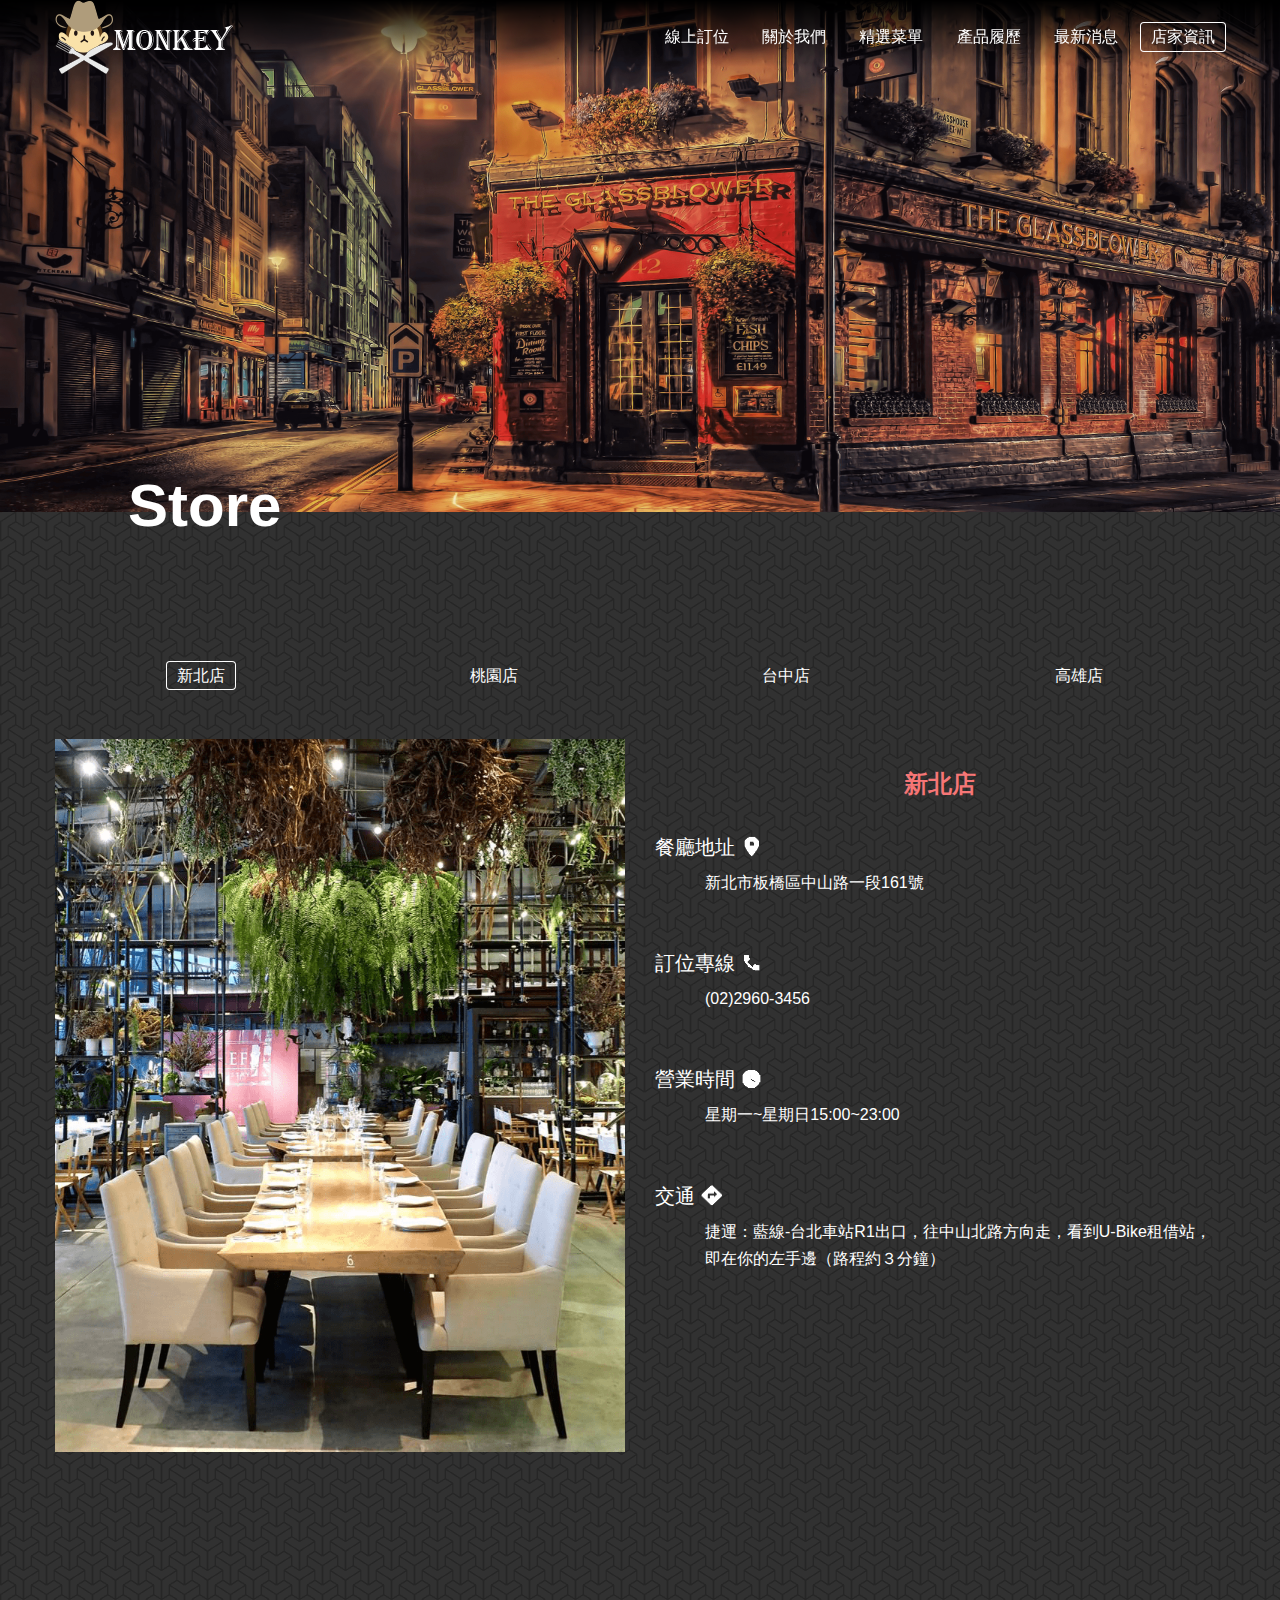
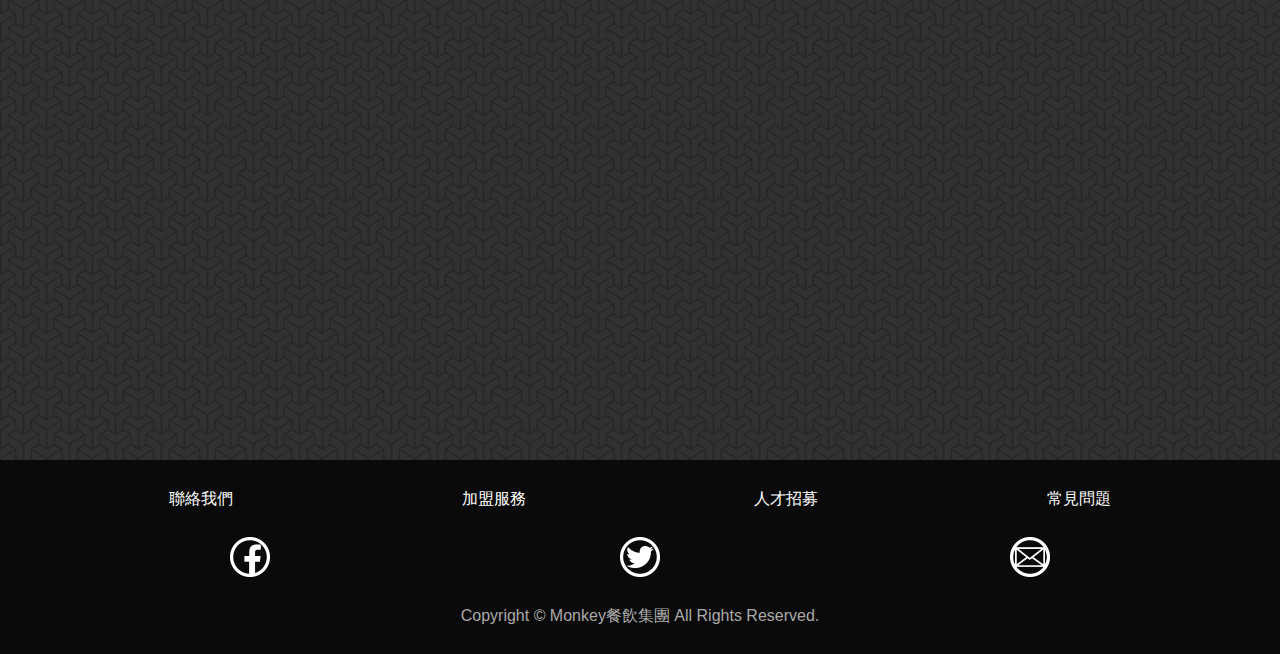
<file: store.html>
<!DOCTYPE html>
<html>
<head>
	<meta name="viewport" content="width=device-width, initial-scale=1, minimum-scale=1, maximum-scale=1.0, user-scalable=no, shrink-to-fit=no">
	<meta charset="utf-8">
	<meta http-equiv="X-UA-Compatible" content="IE=edge">
	<title>店家資訊</title>
	<link rel="stylesheet" href="css/style.css">
	<link rel="stylesheet" type="text/css" href="css/col.css">

	<!-- AOS -->
	<link href="https://unpkg.com/aos@2.3.1/dist/aos.css" rel="stylesheet">
	<script src="https://unpkg.com/aos@2.3.1/dist/aos.js"></script>



</head>


<body>

	<!-- 天長條 -->
	<div class="header">

		<div class="container">
			<div class="col-6">
				<a href="index.html" class="item">
					<img src="img/logo_1.png" alt="" id="logo1">
					<img src="img/logo_2.png" alt="" id="logo2">
				</a>
			</div>
			<div class="col-6 for_md">
				<ul>
					<li><a href="booking.html">線上訂位</a></li>
					<li><a href="aboutus.html">關於我們</a></li>
					<li><a href="menu.html">精選菜單</a></li>
					<li><a href="resume.html">產品履歷</a></li>
					<li><a href="news.html">最新消息</a></li>
					<li class="here"><a href="store.html">店家資訊</a></li>
				</ul>
			</div>
		</div>

		<!-- 漢堡 -->
		<div class="hamburger phone">
			<input type="checkbox" id="menu-control">	
			<label for="menu-control" class="menu-btn"></label>
			<span class="bar" id="bar1"></span>
			<span class="bar" id="bar2"></span>
			<span class="bar" id="bar3"></span>	
			<nav id="nav0"></nav>
			<nav id="nav1"><a href="booking.html">線上訂位</a></nav>
			<nav id="nav2"><a href="aboutus.html">關於我們</a></nav>
			<nav id="nav3"><a href="menu.html">精選菜單</a></nav>
			<nav id="nav4"><a href="resume.html">產品履歷</a></nav>
			<nav id="nav5"><a href="news.html">最新消息</a></nav>
			<nav id="nav6"><a href="store.html">店家資訊</a></nav>
		</div>

	</div>


	<!-- 大圖 -->
	<div class="banner">
		<!-- 5:2 -->
		<img src="img/storebanner.png" class="for_md">
		<!-- 5:4 -->
		<img src="img/storebanner_2.png" class="phone">
		<h1>Store</h1>
	</div>

	<!-- 店家資訊 -->
	<div class="section store">
		<div class="container">
			<div class="col-12 item">
				<span class="here"><a href="#">新北店</a></span>
				<span><a href="#">桃園店</a></span>
				<span><a href="#">台中店</a></span>
				<span><a href="#">高雄店</a></span>
			</div>
			<div class="col-12 col-md-6">
				<!-- 4:5 -->
				<img src="img/storeimg.png" data-aos="fade-right">
			</div>
			<div class="col-12 col-md-6 storecontent">
				<h2>新北店</h2>
				<div>
					<span>餐廳地址</span>
					<p>新北市板橋區中山路一段161號</p>
				</div>
				<div>
					<span>訂位專線</span>
					<p>(02)2960-3456</p>
				</div>
				<div>
					<span>營業時間</span>
					<p>星期一~星期日15:00~23:00</p>
				</div>
				<div>
					<span>交通</span>
					<p>捷運：藍線-台北車站R1出口，往中山北路方向走，看到U-Bike租借站，即在你的左手邊（路程約３分鐘）</p>
				</div>
			</div>
		</div>
	</div>

	<div class="section">
		<div class="container">
			<div class="col-12"><iframe src="https://www.google.com/maps/embed?pb=!1m18!1m12!1m3!1d14467.869958498146!2d121.18456006851035!3d24.96722071233967!2m3!1f0!2f0!3f0!3m2!1i1024!2i768!4f13.1!3m3!1m2!1s0x346823c1ec904dcb%3A0xcdc129d4455ce456!2z5ZyL56uL5Lit5aSu5aSn5a24!5e0!3m2!1szh-TW!2stw!4v1568664471144!5m2!1szh-TW!2stw" width="100%" height="400px" frameborder="0" style="border:0;" allowfullscreen=""></iframe></div>
		</div>
	</div>


	<!-- 頁尾 -->
	<div class="footer">
		<div class="container">
			<div class="col-12">
				<div class="col-12 col-md-3">
					<a href="#">聯絡我們</a>
				</div>
				<div class="col-12 col-md-3">
					<a href="#">加盟服務</a>
				</div>
				<div class="col-12 col-md-3">
					<a href="#">人才招募</a>
				</div>
				<div class="col-12 col-md-3">
					<a href="#">常見問題</a>
				</div>
			</div>
			<div class="col-12 share">
				<div class="col-4">
					<a href="#" id="facebook"></a>
				</div>
				<div class="col-4">
					<a href="#" id="twitter"></a>
				</div>
				<div class="col-4">
					<a href="#" id="gmail"></a>
				</div>
			</div>
			<div class="col-12">
				<p>Copyright © Monkey餐飲集團 All Rights Reserved.</p>
			</div>
		</div>
	</div>

	<script>AOS.init();</script>
	
</body>


</html>
</file>
<file: css/col.css>
[class|="col"]{
	float: left; 
	padding: 0 15px; 
	box-sizing: border-box;
}
.container{
	width: 100%;
	max-width: 1200px;
	margin:auto;
}
.container:after{
	content: '';
	display: block;
	clear: both;
}

.row{
	margin-left: -15px;
	margin-right: -15px;
}

.row:after{
	content: '';
	display: block;
	clear: both;
}


.col-1{ width: 8.333333%;}
.col-2{ width: 16.666666%;}
.col-3{ width: 25%;}
.col-4{ width: 33.333333%;}
.col-5{ width: 41.666666%;}
.col-6{ width: 50%;}
.col-7{ width: 58.333333%;}
.col-8{ width: 66.666666%;}
.col-9{ width: 75%;}
.col-10{ width: 83.333333%;}
.col-11{ width: 91.666666%;}
.col-12{ width: 100%;}


@media screen and (min-width: 768px){
.col-md-1{ width: 8.333333%;}
.col-md-2{ width: 16.666666%;}
.col-md-3{ width: 25%;}
.col-md-4{ width: 33.333333%;}
.col-md-5{ width: 41.666666%;}
.col-md-6{ width: 50%;}
.col-md-7{ width: 58.333333%;}
.col-md-8{ width: 66.666666%;}
.col-md-9{ width: 75%;}
.col-md-10{ width: 83.333333%;}
.col-md-11{ width: 91.666666%;}
.col-md-12{ width: 100%;}	
}
</file>
<file: css/style.css>
@import url(reset.css);

body{
	font-family: Arial,"微軟正黑體";
	font-size: 16px;
	color: #fff;
	background-image: url(../img/escheresque_ste.png);
	line-height: 1.7;
}

/**{outline: 2px solid red;}*/

img{
	display: block;
	width: 100%;
}

a{
	color: #fff;
	text-decoration: none;
	/**/
}

h1{
	font-size: 48px;
	color: #fff;
	font-weight: bold;
}

h2{
	font-size: 24px;
	color: #f67676;
	
	margin: 25px 0;
	font-weight: bold;
}

h3{text-align: center;}

.section{
	width: 100%;
	margin: 50px 0;
}

.item{display: flex;}

.banner{position: relative;}

.banner h1{
	position: absolute;
	bottom: -45px;
	left: 10%;
}

.for_md{display: none;}

.here{
	box-shadow: 
	0 0 0 1px #fff;
	border-radius: 3px;	
}


@media screen and (min-width: 768px){
	h1{font-size: 60px;}

	.for_md{display: block;}

	.phone{display: none;}

	.section{
		width: 100%;
		margin: 100px 0;
	}
}

@keyframes hover {
      0%{box-shadow: 0 0 0 0px rgba(255,255,255,1);
		border-radius: 3px;
      }
    100%{box-shadow: 0 0 4px 6px rgba(255,255,255,0);
		border-radius: 3px;
    }
}

/*===天長條===*/
.header{
	width: 100%;
	background-image: linear-gradient(180deg,#000 0%, rgba(0,0,0,0) 90%);
	position: fixed;
	z-index: 2;
}

#logo1{
	width: 58px;
	height: 74px;
}
#logo2{
	width: 120px;
	height: 25px;
}

.header .item{
	align-items: center;
}


@media screen and (min-width: 768px){
	.header ul li a{
		padding: 5px 10px;
	}

	.header ul li a:hover{
		animation: hover .8s;
	}

	.header ul{
		height: 74px;
		display: flex;
		justify-content: space-between;
		align-items: center;
	}
}


/*===漢堡===*/
.menu-btn{
	display: block;
	width: 40px;
	height: 40px;
	position: fixed;
	top: 20px;
	right: 15px;
	z-index: 999;
}

.hamburger nav{
	text-align: center;
	position: absolute;
	top: -1000px;
	left: 0;
	right: 0;
}

.hamburger a{
	font-size: 26px;
}

#menu-control{
	position: fixed;
	top: -50px;
	right: -50px;
}

#nav0{
	width: 100%;
	height: 100vh;
	background-color: rgba(0,0,0,.6);
}


#menu-control:checked ~ #nav0{
	animation: burger 1s both;
}
#menu-control:checked ~ #nav1{
	animation: burger_a 1.6s both;
}
#menu-control:checked ~ #nav2{
	animation: burger_b 1.4s both;
}
#menu-control:checked ~ #nav3{
	animation: burger_c 1.2s both;
}
#menu-control:checked ~ #nav4{
	animation: burger_d 1s both;
}
#menu-control:checked ~ #nav5{
	animation: burger_e .8s both;
}
#menu-control:checked ~ #nav6{
	animation: burger_f .6s both;
}

@keyframes burger{
	0%{top: -1000px;}
	100%{top: 0px;}
}
@keyframes burger_a{
	0%{top: -1000px;}
	/* 100%{top: 100px;} */
	100%{top: 13vh;}
}
@keyframes burger_b{
	0%{top: -1000px;}
	/* 100%{top: 170px;} */
	100%{top: 26vh;}
}
@keyframes burger_c{
	0%{top: -1000px;}
	/* 100%{top: 240px;} */
	100%{top: 39vh;}
}
@keyframes burger_d{
	0%{top: -1000px;}
	/* 100%{top: 310px;} */
	100%{top: 52vh;}
}
@keyframes burger_e{
	0%{top: -1000px;}
	/* 100%{top: 380px;} */
	100%{top: 65vh;}
}
@keyframes burger_f{
	0%{top: -1000px;}
	/* 100%{top: 450px;} */
	100%{top: 78vh;}
}

/*---漢堡bar---*/
.bar{
	width:40px;
    height:3px;
    background-color:#fff;
    display:block;
    border-radius: 2px;
    margin-bottom: 10px;
}

#bar1{
	position: absolute;
	top: 20px;
	right: 15px;
}
#bar2{
	position: absolute;
	top: 38px;
	right: 15px;
}
#bar3{
	position: absolute;
	top: 56px;
	right: 15px;
}

#menu-control:checked ~ #bar1{
	animation: span_a .8s 1.3s both;
}
#menu-control:checked ~ #bar2{
	animation: span_b 1.5s .2s both;
}
#menu-control:checked ~ #bar3{
	animation: span_c .8s .9s both;
}

@keyframes span_a{
    0%{transform: translate(0,0);}
    60%{transform: rotate(-110deg) translate(-7px, -7px);}
    100%{transform: rotate(-45deg) translate(-20px, 10px);}
}
@keyframes span_b{
    0%{transform: translate(0,0) scale(1);}
    20%{width:3px;border-radius: 50%;transform: translate(0,0) scale(1);}
    40%{width:3px;border-radius: 50%;transform: translate(0,0) scale(1);}
    50%{width:3px;border-radius: 50%;transform: translate(0,18px) scale(1);}
    80%{width:3px;border-radius: 50%;transform: translate(0,-16px) scale(1);}
    100%{width:3px;border-radius: 50%;transform: translate(0,100px) scale(0);}
}
@keyframes span_c{
    0%{transform: translate(0,0);}
    60%{transform: rotate(80deg) translate(-7px, -7px);}
    100%{transform: rotate(45deg) translate(-16px, -10px);}
}

/*===頁尾===*/
.footer{
	width: 100%;
	background-color: rgba(1,1,1,.8);
	text-align: center;
}

.footer p{
	margin: 25px 0; 
	text-align: center;
	color: #aaa;
}

.footer a{
	display: block;
	margin: 25px 0;
}

.share a{
	display: block;
	width: 40px;
	height: 40px;
	margin: auto;
}

#facebook{
	background-image: url(../img/footer.png);
}

#twitter{
	background-image: url(../img/footer.png);
	background-position: -40px 0;
}

#gmail{
	background-image: url(../img/footer.png);
	background-position: -80px 0;
}

/*==============================首頁開始==============================*/

/*===大圖===*/


/*===5道頂級牛排===*/
.fivesteak .item{
	flex-direction: column;
	align-items: center;
	margin-top: 20px;
}

.fivesteak .item input{
	background-color: transparent;
	border: none;
	color: #fff;
	font-size: 16px;
	margin: 10px 0;
	outline: none;

	cursor: pointer;
}

.fivesteak .item input:focus{
	box-shadow: 
	0 0 0 1px #fff;
	border-radius: 3px;	
}




@media screen and (min-width: 768px){
	.fivesteak p{
		/* padding-left: 50px; */
		padding: 0 0 25px 50px;
	}

	/*.fivesteak .item input:focus{
		font-size: 24px;
		font-weight: bold;
		padding: 0 10px;
		border-left: 2px solid #f67676;
		border-right: 2px solid #f67676;
	}*/

	.fivesteak .item input{
		padding: 5px 10px;
	}

	.fivesteak .item input:hover{
		animation: hover .8s;
	}
}

/*===海鮮及精選===*/
.seafood{}


@media screen and (min-width: 768px){
	.seafood p{
		padding-left: 50px;
	}

	.seafoodimg{
		height: 500px;
		background-image: url(../img/seafood.png);
		background-position: center;
		background-attachment: fixed;
		background-size: 100% 100%;
		background-repeat: no-repeat;

		position: relative;
	}

	.seafoodcotent{
		width: 50%;
		height: 50%;
		position: absolute;
		top: 0;	
		left: 0;
		right: 0;
		bottom: 0;
		margin: auto;

		background-color: rgba(0,0,0,.5);
		border-radius: 5px;
		box-shadow: 10px 10px 10px rgba(0,0,0,.8);	
	}

	.seafoodcotent h2{
		padding-left: 25px;
	}

	.seafoodcotent p{
		padding-left: 75px;
		padding-right: 75px;
	}
}


/*===首頁_最新消息===*/
.indexnews .item{
	/*flex-direction: column;*/
	margin-bottom: 50px;
}

.indexnews p{
	padding-top: 10px;
}


@media screen and (min-width: 768px){
	.indexnews img{
		width: 50%;
	}

	.indexnews .item{
		position: relative;
		margin-bottom: 50px;
	}
	
	.indexnews p{
		display: block;
		width: 50%;
		height: 50%;
		position: absolute;
		top: 0;
		left: 0;
		right: 0;
		bottom: 0;
		margin: auto;
		padding-top: 50px;
		padding-left: 40%;

		text-shadow: -1px -1px 2px #000;
	}

	.indexnews2{
		margin-left: 10%;
	}

	.indexnews3{
		margin-left: 20%;
	}

	
}


/*===首頁_店家資訊===*/
@media screen and (min-width: 768px){
	.indexstore img{
		transform: scale(.9);
		margin-bottom: 10px;
	}

	.indexstore img:hover{
		transform: scale(1.1);
		transition: .5s;
		box-shadow: 7px 7px 5px rgba(0,0,0,.5);
	}
}


.indexstore .item{
	flex-direction: column;
	margin-bottom: 25px;
}

.indexstore p{
	text-align: center;
}

/*==============================首頁結束==============================*/

/*==============================菜單開始==============================*/

/*===菜單===*/
#menu .section span{
	display: block;
	font-size: 20px;
	margin-top: 25px;
}
@media screen and (min-width: 768px){
	#menu .section p{
		padding-left: 50px;
	}
}


/*===頂級牛排===*/
.menusteak .item{
	flex-direction: column;
	margin-bottom: 50px;
}

.menucenter{
	display: none;
}

@media screen and (min-width: 768px){
	.menucenter{
		display: block;
	}

	.menucenter img{
		width: 10px;
		margin: auto;
		margin-top: 100px;
	}

	.menusteak .item{
		margin-bottom: 100px;
	}

	.menuright{
		margin-top: 200px;
	}
}


/*===其他主餐===*/
.othermenu{
	overflow: hidden;
}

.othermenu .item{
	display: block;
}


@media screen and (min-width: 768px){
	.othermenu .item{
		display: flex;
		flex-direction: row-reverse;
	}
}

/*===開胃菜&湯品===*/
.soup{}


/*===經典雞尾酒===*/
.drink{}


/*==============================菜單結束==============================*/


/*============================最新消息開始============================*/

/*===最新消息===*/
.news{
	text-align: center;
	overflow: hidden;
}

.news span{
	margin: 50px 0;
}

.news .item{
	flex-direction: column;
	margin-bottom: 50px;
}

.news .title{
	display: flex;
	justify-content: space-around;
	align-items: center;
}

@media screen and (min-width: 768px){
	.title a{
		padding: 5px 10px;
	}

	.title a:hover{
		animation: hover .8s both;
	}


}

/*===頁碼===*/
.page{
	display: flex;
	justify-content: center;
	align-items: center;
}

.page a{
	margin: 0 15px;
}

@media screen and (min-width: 768px){
	.page a:hover{
		color: #f67676;
	}
}

/*============================最新消息結束============================*/


/*============================店家資訊開始============================*/

/*===店家資訊===*/
.store .item{
	justify-content: space-around;
	align-items: center;
}

.store span{
	margin: 50px 0;
}

@media screen and (min-width: 768px){
	.store a{
		padding: 5px 10px;
	}
	
	.store a:hover{
		animation: hover .8s;
	}
}


/*店家資訊內容*/
.storecontent div{
	margin-bottom: 50px;
}

.storecontent span{
	font-size: 20px;
}

.storecontent h2{
	text-align: center;
}

.storecontent span:after{
	content: '';
    width: 22.5px;
    height: 22.5px;
    margin: 0 0 5px 5px;
    display: inline-block;
    vertical-align: middle;
    background-image: url(../img/store_icon.png);
    background-size: auto 22.5px;
}

.storecontent div:nth-of-type(1) span:after{
	background-position: -22.5px center;
}

.storecontent div:nth-of-type(3) span:after{
	background-position: -45px center; 
}
.storecontent div:nth-of-type(4) span:after{
	background-position: -90px center; 
}

.storecontent p{
	padding-top: 5px;
	padding-left: 25px;
}

@media screen and (min-width: 768px){
	.storecontent p{
		padding-top: 5px;
		padding-left: 50px;
	}
}


/*============================店家資訊結束============================*/



/*============================關於我們開始============================*/

/*===里程碑===*/
.miles{
	display: none;
	position: relative;
}

.mile ul{
	display: flex;
	flex-direction: row;
}

.mile li{
	width: 30px;
	height: 30px;
	background-color: #f67676;
	border-radius: 50%;
	margin: auto;
	z-index: 1;
}

#mile1{
	width: 40px;
	height: 40px;
	animation: mile_ani 2s 1.5s both;}

#mile2{animation: mile_ani 2s 2s both;}
#mile3{animation: mile_ani 2s 2.5s both;}
#mile4{animation: mile_ani 2s 3s both;}

#mile5{
	width: 0;
	height: 0;
	border-radius: 0;
	background-color: transparent;
	border-left: 10px solid #fff;
	border-top: 10px solid transparent;
	border-bottom: 10px solid transparent;
	animation: arrow_ani 2s 4.5s both;
}

#mile6{
	background-color: transparent;
}

#line{
	width: 66.666666%;
	border: 2px solid #fff;
	position: absolute;
	top: 19px;
	left: 8.333333%;

	animation: line_ani 3s 2s both;
}

.mile span{
	text-align: center;
}

@media screen and (min-width: 768px){
	.miles{
		display: block;
	}
}

@keyframes mile_ani{
	0%{background-color: transparent;}
	100%{background-color: #f67676;}
}

@keyframes arrow_ani{
	0%{border-left: 10px solid transparent;}
	100%{border-left: 10px solid #fff;}
}

@keyframes line_ani{
	0%{width: 0%;border: 2px solid transparent;}
	100%{width: 66.666666%;border: 2px solid #fff;}
}


/*===關於我們===*/
.about{
	overflow: hidden;
}

.about:after{
	content: '';
	display: block;
	clear: both;
}

.about .item{
	flex-direction: column-reverse;
}

@media screen and (min-width: 768px){
	#aboutleft{
		display: block;
		margin-left: -15px;
		padding-top: 100px;
		animation: roolleft 5s infinite alternate;
	}
	#aboutright{
		display: block;
		margin-left: 15px;
		padding-bottom: 100px;
		animation: roolright 5s infinite alternate-reverse;
	}

	.about .item{
		display: block;
	}

	.about p{
		margin: 25px 0;
	}

	@keyframes roolleft{
		0%{transform: translateY(-20px);}
		100%{transform: translateY(0);}
	}
	@keyframes roolright{
		0%{transform: translateX(20px);}
		100%{transform: translateX(0);}
	}

	.about{
		position: relative;
	}

	#roolhead{
		border-radius: 50%;
		width: 100px;
		height: 100px;
		position: absolute;
		top: 15%;
		left: 0%;
	}


/*---猴子旋轉頭---*/
	.headrun{
		animation: runhead 3s linear;
		z-index: -1;
	}

	
	@keyframes runhead{
		  0%{
		  	top: 15%;
		  	left: 0%;
		  	transform: rotate(0deg);
		  }
		 25%{
		 	top: 20%;
		 	left: 40%;
		 	transform: rotate(90deg);
		 }

		 50%{
		 	top: 50%;
		 	left: 50%;
		 }
		 75%{
		 	top: 85%;
		 	left: 60%;
		 	transform: rotate(180deg);
		 }
		100%{
			top: 85%;
			left: 100%;
			transform: rotate(360deg);
		}
	}

}

/*===經營理念===*/
.idea{
	overflow: hidden;
}

.idea .item{
	flex-direction: column;
	margin-bottom: 25px;
}

.idea span{
	padding: 15px;
}

/*============================關於我們結束============================*/


/*============================產品履歷開始============================*/


/*===安心===*/


.safe .container{
	position: relative;
}

.safe span{
	font-size: 20px;
	color: #f67676;
	font-weight: bold;
}

@media screen and (min-width: 768px){
	#safeimg{
		width: 300px;
		position: absolute;
		bottom: 0;
		right: 10%;
	}

	.safe{
		background-color: rgba(0,0,0,.8);
	}

	.safe .container{
		height: 150px;
	}

	.safe span{
	font-size: 48px;
	color: #f67676;
	position: absolute;
	top: -40px;
	left: 0;
}

	.safe p:nth-of-type(1){
		font-size: 24px;
		margin-top: 50px;
	}

	.safe p:nth-of-type(2){
		padding-left: 50px;
		margin-top: 25px;
	}
}

/*===蔬菜===*/
@media screen and (min-width: 768px){
	.vegetables{
		position: relative;
	}

	.vegetables p{
		padding-left: 50px;
	}

	.vegetablesimg{
		height: 500px;
		background-image: url(../img/vegetables.png);
		background-position: center;
		background-attachment: fixed;
		background-size: 100% 100%;
		background-repeat: no-repeat;

		position: relative;
	}

	.vegetablescontent{
		width: 50%;
		height: 50%;
		position: absolute;
		top: 0;	
		left: 0;
		right: 0;
		bottom: 0;
		margin: auto;

		background-color: rgba(0,0,0,.5);
		border-radius: 5px;
		box-shadow: 10px 10px 10px rgba(0,0,0,.8);	
	}

	.vegetablesimg h2{
		padding-left: 25px;
	}

	.vegetablesimg p{
		padding-left: 75px;
		padding-right: 75px;
	}

	.carrot{
		width: 20%;
		position: absolute;
		bottom: -75px;
		left: 10%;
	}
}
/*===溯源餐廳===*/
.traceability span{
	display: block;
	font-size: 20px;
	margin: 25px 0;
	text-align: center;
}

@media screen and (min-width: 768px){
	.traceability .container div{
	position: relative;
}

.traceability .container div p{
	background-color: rgba(0,0,0,.6);
	position: absolute;
	top: 0;
	left: 0;
	right: 0;
	bottom: 0;
	padding: 300px 50px 0;
	opacity: 0;
	transition: opacity .8s;

}

.traceability .container p:hover{
	opacity: 1;
}

}

/*============================產品履歷結束============================*/


/*============================線上訂位開始============================*/


/*===訂位文案===*/
.bookingcontent .item{
	flex-direction: column;
	padding: 15px;
}

.bookingcontent .container{
	background-color: rgba(0,0,0,.5);
}

.bookingcontent span{
	font-size: 20px;
	display: block;
	margin-top: 25px;
}




@media screen and (min-width: 768px){
	.bookingcontent p{
		padding-left: 50px;
	}
}

/*===訂位表單===*/
.booking h2{
	text-align: center;
}

.booking .item{
	flex-direction: column;
	margin-bottom: 25px;
}

.booking span{
	font-size: 20px;
}


.booking input{
	width: 150px;
	height: 30px;
	border-radius: 2px;

	/**/
	border: none;
	border-radius: 3px;
	outline: none;
}

.booking select{
	width: 150px;
	height: 30px;
	border-radius: 2px;

	/**/
	border: none;
	border-radius: 3px;
	outline: none;
}

.booking textarea{
	width: 150px;
	height: 50px;
	border-radius: 3px;

	/**/
	border: none;
	border-radius: 3px;
	outline: none;
}

.booking button{
	font-family: '微軟正黑體';
	width: 80px;
	height: 40px;
	margin: auto;
	margin-top: 25px;
	background-color: #f67676;
	box-shadow: 3px 3px 3px #000;
	cursor: pointer;

	/**/
	border: none;
	outline: none;
	border-radius: 3px;
}


.booking button:hover{
	animation: rotate .7s ease-in-out both;
}


.booking .container{
	background-color: rgba(0,0,0,.5);
	padding: 15px 0 25px;
}


@media screen and (min-width: 768px){
	
	.booking input{
		margin-left: 50px;
	}

	.booking select{
		margin-left: 50px;
	}

	.booking textarea{
		margin-left: 50px;
	}
	
}


/*---buttonani---*/
@keyframes rotate{
    0%{
        transform: rotate(0deg);
    }
    25%{
        transform: rotate(3deg);
    }
    50%{
        transform: rotate(-3deg);
    }
    75%{
        transform: rotate(1deg);
    }
    100%{
        transform: rotate(0deg);
    }
}

/*============================線上訂位結束============================*/
</file>
